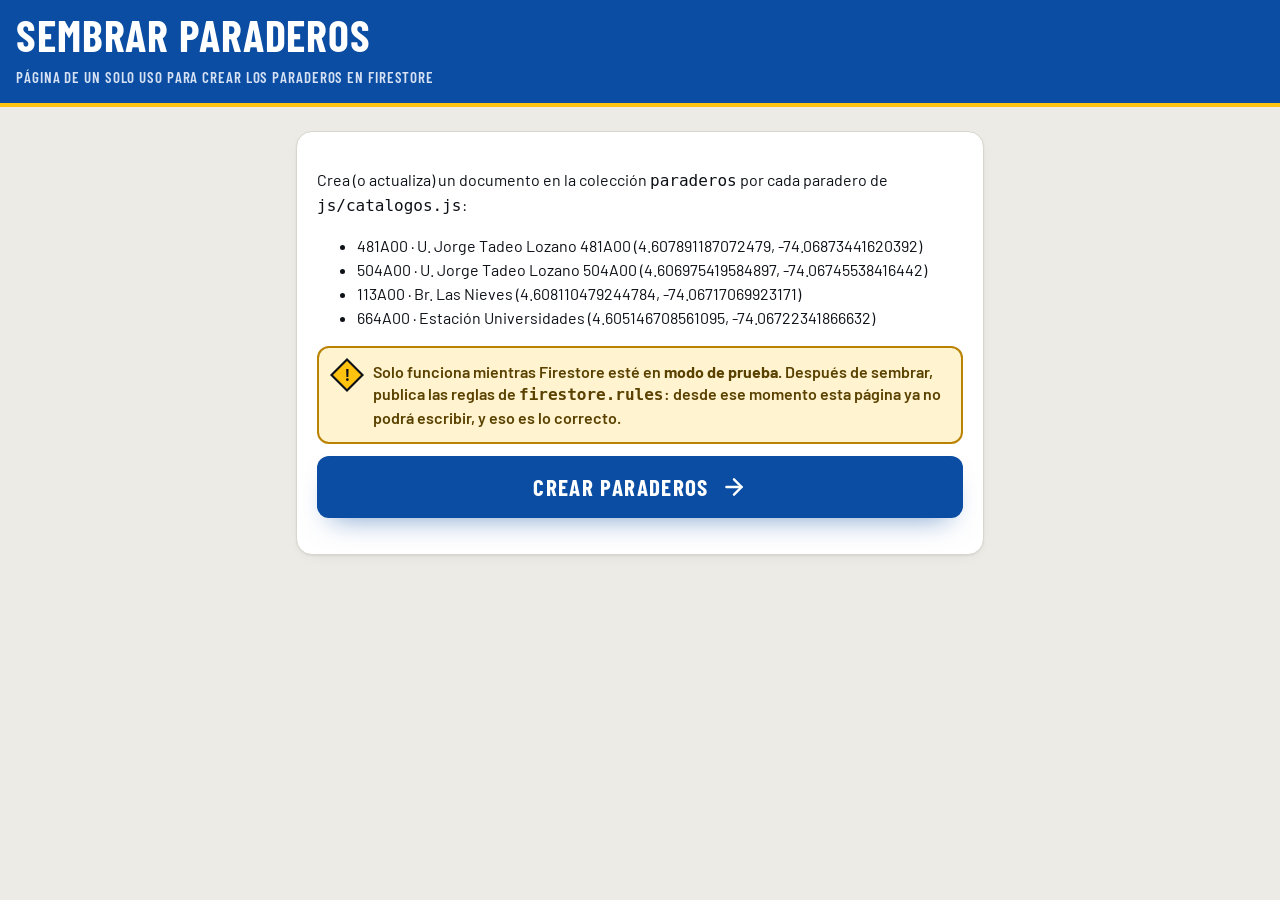
<file: sembrar.html>
<!DOCTYPE html>
<html lang="es">
<head>
  <meta charset="UTF-8">
  <meta name="viewport" content="width=device-width, initial-scale=1.0">
  <title>Sembrar paraderos · Paradero Seguro</title>
  <link rel="preconnect" href="https://fonts.googleapis.com">
  <link rel="preconnect" href="https://fonts.gstatic.com" crossorigin>
  <link rel="stylesheet" href="https://fonts.googleapis.com/css2?family=Barlow+Condensed:wght@600;700&family=Barlow:wght@400;600;700&display=swap">
  <link rel="stylesheet" href="css/estilos.css">
</head>
<body>
  <header class="encabezado">
    <h1>Sembrar paraderos</h1>
    <p class="subtitulo">Página de un solo uso para crear los paraderos en Firestore</p>
  </header>

  <main>
    <div class="tarjeta">
      <p>
        Crea (o actualiza) un documento en la colección <code>paraderos</code>
        por cada paradero de <code>js/catalogos.js</code>:
      </p>
      <ul id="lista"></ul>
      <p class="mensaje-error mensaje-aviso">
        Solo funciona mientras Firestore esté en <strong>modo de prueba</strong>.
        Después de sembrar, publica las reglas de <code>firestore.rules</code>:
        desde ese momento esta página ya no podrá escribir, y eso es lo correcto.
      </p>
      <button id="boton-sembrar" class="boton-principal">Crear paraderos</button>
      <pre id="registro"></pre>
    </div>
  </main>

  <script type="module">
    import { PARADEROS_SEMILLA } from "./js/catalogos.js";

    const registro = document.getElementById("registro");
    const anotar = (texto) => (registro.textContent += texto + "\n");

    // Mostramos qué se va a crear antes de hacerlo
    for (const p of PARADEROS_SEMILLA) {
      const li = document.createElement("li");
      li.textContent = `${p.codigo} · ${p.nombre} (${p.lat}, ${p.lng})`;
      document.getElementById("lista").appendChild(li);
    }

    document.getElementById("boton-sembrar").addEventListener("click", async () => {
      const boton = document.getElementById("boton-sembrar");
      boton.disabled = true;
      registro.textContent = "";
      try {
        // Importamos aquí (y no arriba) para que, si falla la conexión
        // con Firebase, el error se vea en pantalla.
        const { motor } = await import("./js/datos.js");
        let errores = 0;
        for (const p of PARADEROS_SEMILLA) {
          try {
            await motor.guardarParadero(p);
            anotar(`✔ ${p.codigo} - ${p.nombre}`);
          } catch (e) {
            errores++;
            anotar(`✘ ${p.codigo}: ${e.message}`);
          }
        }
        anotar(errores === 0
          ? "Listo. Ahora publica las reglas (firestore.rules) y abre index.html."
          : "Hubo errores. Revisa que Firestore esté en modo de prueba.");
      } catch (e) {
        anotar(`✘ No se pudo conectar con Firebase: ${e.message}`);
      } finally {
        boton.disabled = false;
      }
    });
  </script>
</body>
</html>
</file>
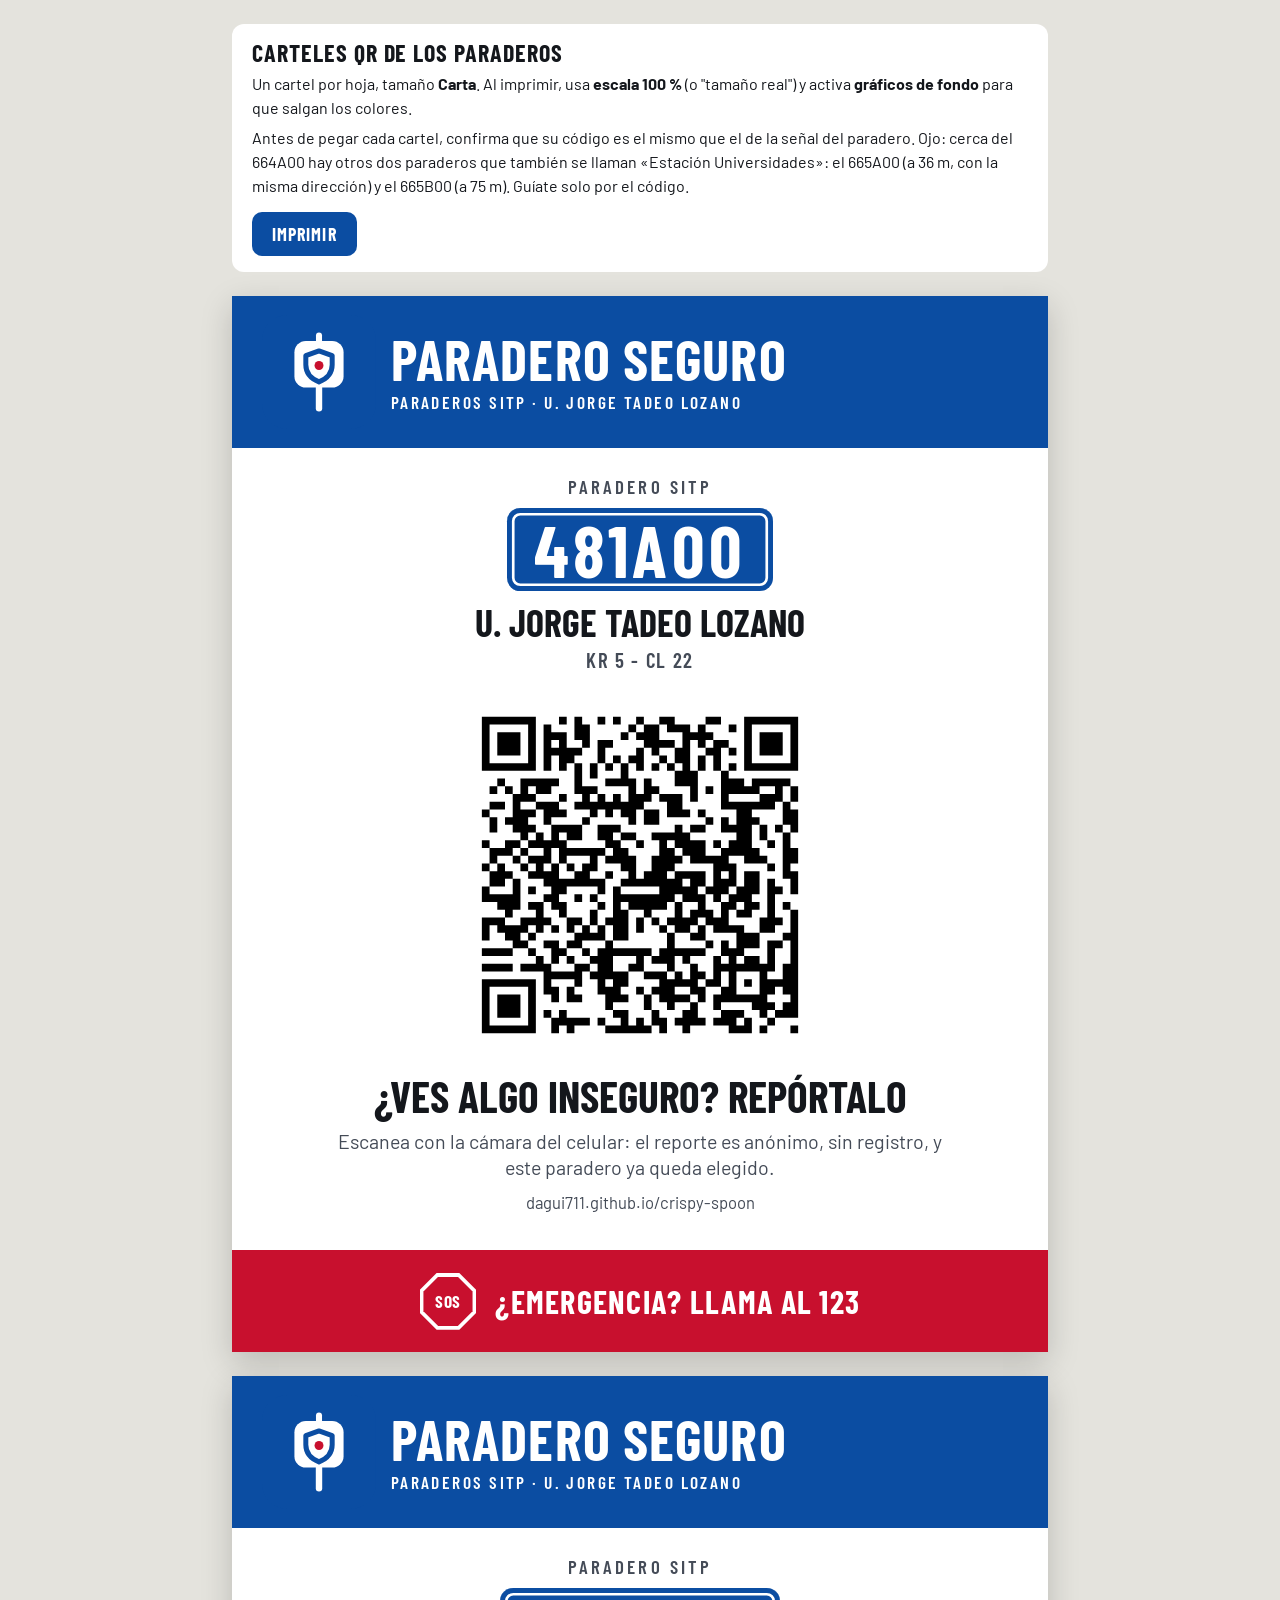
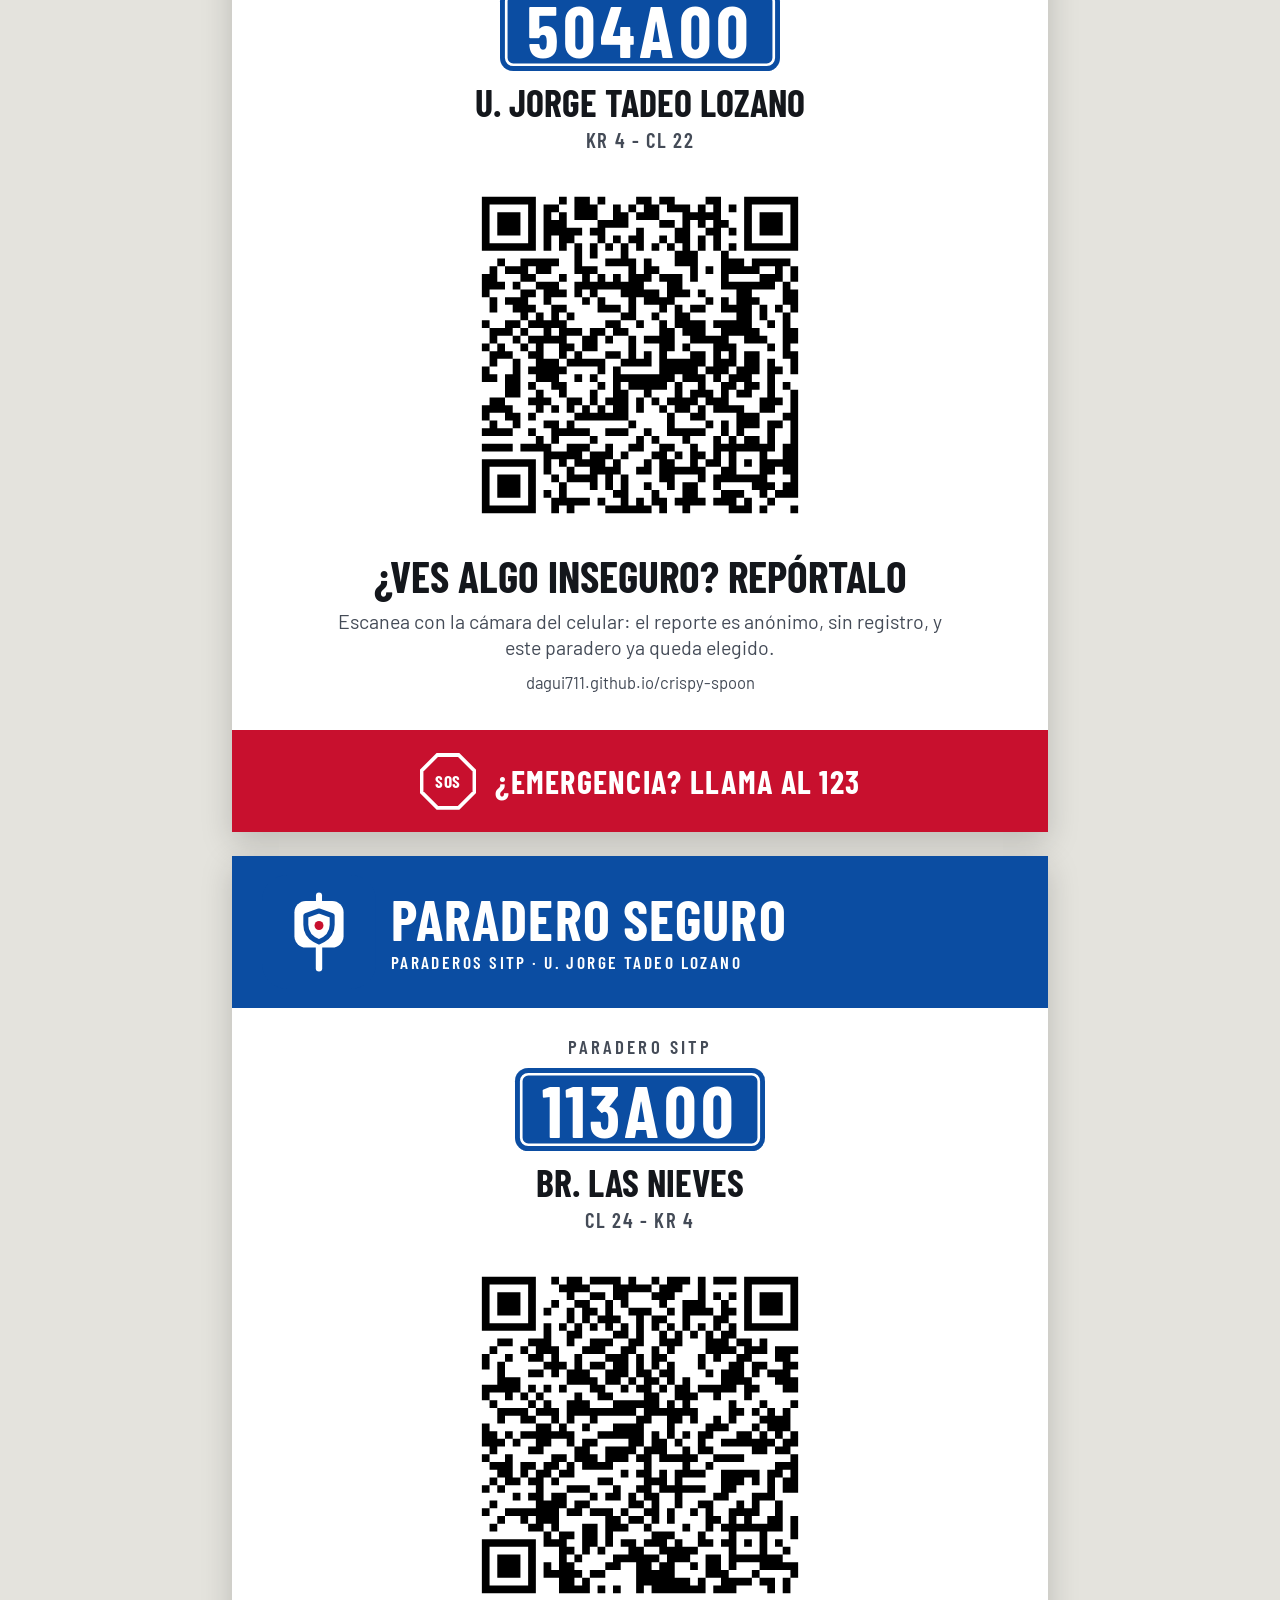
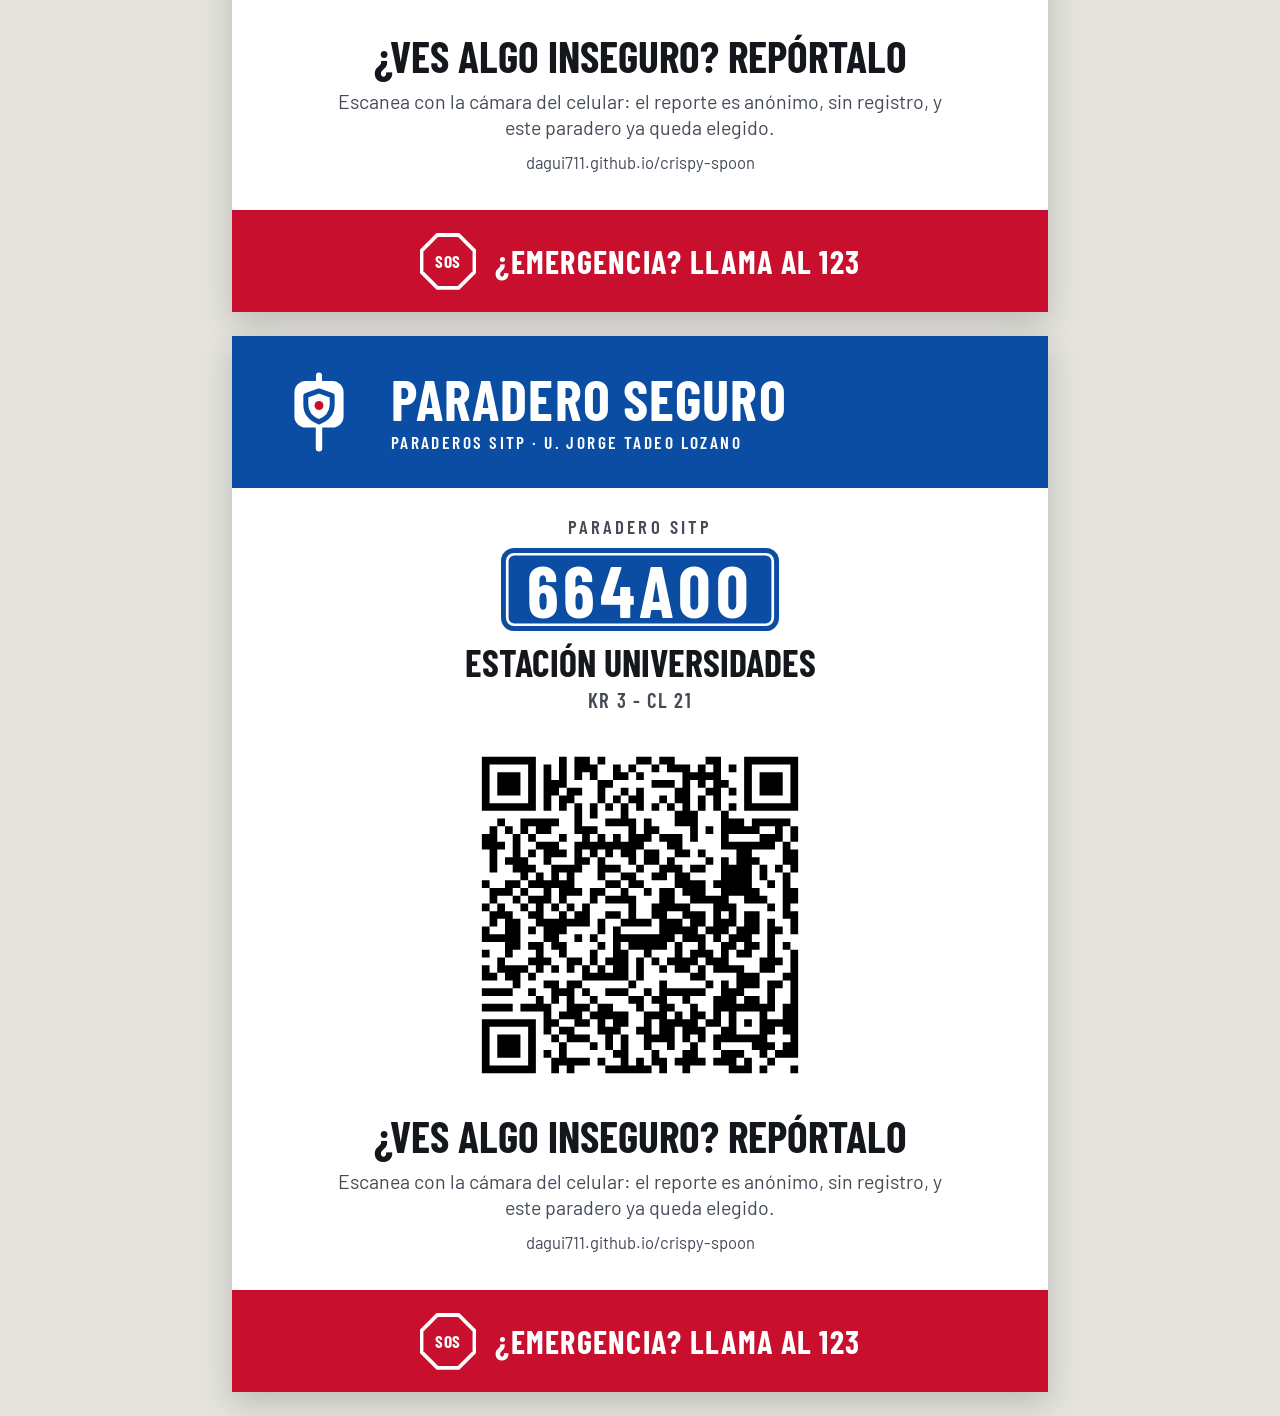
<file: qr/carteles.html>
<!DOCTYPE html>
<html lang="es-CO">
<head>
  <meta charset="UTF-8">
  <meta name="viewport" content="width=device-width, initial-scale=1">
  <title>Carteles QR · Paradero Seguro</title>
  <meta name="robots" content="noindex">
  <link rel="icon" href="../iconos/favicon.svg" type="image/svg+xml">
  <link rel="preconnect" href="https://fonts.googleapis.com">
  <link rel="preconnect" href="https://fonts.gstatic.com" crossorigin>
  <link rel="stylesheet" href="https://fonts.googleapis.com/css2?family=Barlow+Condensed:wght@600;700&family=Barlow:wght@400;600;700&display=swap">
  <style>
    /* Un cartel por hoja tamaño Carta. Los QR (qr/<codigo>.svg) los crea
       qr/generar_qr.py; aquí solo se arma el diseño alrededor. */
    @page { size: letter; margin: 0; }
    :root {
      --marca: #0B4DA2;      /* azul SITP, igual que la app */
      --sos: #C8102E;
      --tinta: #14171C;
      --tinta-2: #444B57;
      --senal: "Barlow Condensed", "Arial Narrow", sans-serif;
      --texto: "Barlow", system-ui, sans-serif;
    }
    * { box-sizing: border-box; }
    html, body { margin: 0; }
    body {
      background: #E4E3DD;
      color: var(--tinta);
      font-family: var(--texto);
      -webkit-print-color-adjust: exact;
      print-color-adjust: exact;
    }

    /* Indicaciones: solo en pantalla, no se imprimen */
    .indicaciones {
      max-width: 215.9mm;
      margin: 24px auto 0;
      padding: 16px 20px;
      border-radius: 12px;
      background: #fff;
      line-height: 1.5;
    }
    .indicaciones h1 { margin: 0 0 6px; font: 700 1.5rem/1.1 var(--senal); text-transform: uppercase; letter-spacing: 0.04em; }
    .indicaciones p { margin: 6px 0; }
    .indicaciones button {
      margin-top: 8px;
      min-height: 44px;
      padding: 8px 20px;
      border: 0;
      border-radius: 10px;
      background: var(--marca);
      color: #fff;
      font: 700 1.125rem var(--senal);
      letter-spacing: 0.06em;
      text-transform: uppercase;
      cursor: pointer;
    }

    .cartel {
      display: flex;
      flex-direction: column;
      width: 215.9mm;
      height: 279.4mm;
      margin: 24px auto;
      overflow: hidden;
      background: #fff;
      box-shadow: 0 10px 30px rgba(0, 0, 0, 0.18);
      break-after: page;
    }

    /* Cabecera azul con el logo, como la de la app */
    .banda {
      display: flex;
      align-items: center;
      gap: 6mm;
      padding: 9mm 14mm;
      background: var(--marca);
      color: #fff;
    }
    .banda img { width: 30mm; height: 30mm; flex: none; margin: -4mm -2mm -4mm -6mm; }
    .banda-nombre { font: 700 15mm/0.9 var(--senal); letter-spacing: 0.02em; text-transform: uppercase; }
    .banda-sub { margin-top: 2.5mm; font: 600 4.6mm/1 var(--senal); letter-spacing: 0.14em; text-transform: uppercase; }

    .cuerpo {
      display: flex;
      flex: 1;
      flex-direction: column;
      align-items: center;
      padding: 8mm 14mm 0;
      text-align: center;
    }
    .etiqueta { font: 600 5mm/1 var(--senal); letter-spacing: 0.16em; text-transform: uppercase; color: var(--tinta-2); }
    /* Placa del código, como en la app: azul con filete blanco interior */
    .codigo {
      margin-top: 3mm;
      padding: 1.5mm 7mm;
      border-radius: 3.5mm;
      background: var(--marca);
      box-shadow: inset 0 0 0 1.3mm var(--marca), inset 0 0 0 2mm #fff;
      color: #fff;
      font: 700 19mm/1 var(--senal);
      letter-spacing: 0.06em;
    }
    .nombre { margin-top: 3.5mm; font: 700 10mm/1 var(--senal); text-transform: uppercase; }
    .via { margin-top: 2mm; font: 600 5.5mm/1 var(--senal); letter-spacing: 0.08em; color: var(--tinta-2); }
    .via:empty { display: none; }
    .aviso-archivo { padding: 10px 12px; border-radius: 8px; background: #FDECEE; color: #8A0F22; font-weight: 600; }
    .qr { width: 100mm; height: 100mm; margin-top: 4mm; }
    .llamado { margin-top: 3mm; font: 700 11.5mm/1 var(--senal); text-transform: uppercase; }
    .llamado-sub { max-width: 165mm; margin: 2.5mm 0 0; font-size: 5.2mm; line-height: 1.35; color: var(--tinta-2); }
    .direccion { margin-top: 3mm; font-size: 4.4mm; color: var(--tinta-2); }

    /* Pie de emergencia con el octágono SOS de la app */
    .pie {
      display: flex;
      align-items: center;
      justify-content: center;
      gap: 5mm;
      margin-top: auto;
      padding: 6mm 14mm;
      background: var(--sos);
      color: #fff;
      font: 700 8.5mm/1 var(--senal);
      letter-spacing: 0.04em;
      text-transform: uppercase;
    }
    .octagono {
      display: grid;
      place-items: center;
      width: 15mm;
      height: 15mm;
      background: #fff;
      clip-path: polygon(30% 0, 70% 0, 100% 30%, 100% 70%, 70% 100%, 30% 100%, 0 70%, 0 30%);
    }
    .octagono span {
      display: grid;
      place-items: center;
      width: 13mm;
      height: 13mm;
      background: var(--sos);
      clip-path: polygon(30% 0, 70% 0, 100% 30%, 100% 70%, 70% 100%, 30% 100%, 0 70%, 0 30%);
      font-size: 4.6mm;
      letter-spacing: 0.02em;
    }

    @media print {
      body { background: #fff; }
      .indicaciones { display: none; }
      .cartel { margin: 0; box-shadow: none; }
    }
    @media screen and (max-width: 860px) {
      /* En el celular el cartel se ve completo, a escala */
      .cartel { zoom: 0.45; margin: 12px auto; }
      .indicaciones { margin: 16px; }
    }
    @media screen and (max-width: 380px) {
      .cartel { zoom: 0.4; }
    }
    @media screen and (max-width: 340px) {
      .cartel { zoom: 0.36; }
    }
  </style>
</head>
<body>
  <section class="indicaciones">
    <h1>Carteles QR de los paraderos</h1>
    <p>Un cartel por hoja, tamaño <strong>Carta</strong>. Al imprimir, usa <strong>escala 100 %</strong>
      (o "tamaño real") y activa <strong>gráficos de fondo</strong> para que salgan los colores.</p>
    <p>Antes de pegar cada cartel, confirma que su código es el mismo que el de la señal del paradero.
      Ojo: cerca del 664A00 hay otros dos paraderos que también se llaman «Estación Universidades»:
      el 665A00 (a 36 m, con la misma dirección) y el 665B00 (a 75 m). Guíate solo por el código.</p>
    <p class="aviso-archivo" id="aviso-archivo" hidden>Esta página no funciona abierta con doble clic:
      ábrela con el servidor local (ver README, «Cómo probarla en tu computador») o en
      https://dagui711.github.io/crispy-spoon/qr/carteles.html</p>
    <button type="button" id="imprimir">Imprimir</button>
  </section>

  <main id="carteles"></main>

  <script>
    // Abierta con doble clic (file://), el navegador bloquea los módulos de ../js/
    if (location.protocol === "file:") document.getElementById("aviso-archivo").hidden = false;
  </script>
  <script type="module">
    import { PARADEROS_SEMILLA } from "../js/catalogos.js";
    import { URL_PUBLICA } from "../js/config.js";

    // Dirección oficial de cada paradero (datos abiertos de paraderos zonales del
    // SITP, Transmilenio). Sirve para no confundir carteles al pegarlos: 481A00 y
    // 504A00 tienen el mismo nombre. Solo se usa en los carteles.
    const DIRECCION_OFICIAL = {
      "481A00": "KR 5 - CL 22",
      "504A00": "KR 4 - CL 22",
      "113A00": "CL 24 - KR 4",
      "664A00": "KR 3 - CL 21",
    };

    const contenedor = document.getElementById("carteles");
    const plantilla = (p) => `
      <article class="cartel" data-codigo="">
        <header class="banda">
          <img src="../iconos/icono.svg" alt="">
          <div>
            <div class="banda-nombre">Paradero Seguro</div>
            <div class="banda-sub">Paraderos SITP · U. Jorge Tadeo Lozano</div>
          </div>
        </header>
        <div class="cuerpo">
          <div class="etiqueta">Paradero SITP</div>
          <div class="codigo"></div>
          <div class="nombre"></div>
          <div class="via"></div>
          <img class="qr" alt="">
          <div class="llamado">¿Ves algo inseguro? Repórtalo</div>
          <p class="llamado-sub">Escanea con la cámara del celular: el reporte es anónimo, sin registro,
            y este paradero ya queda elegido.</p>
          <div class="direccion"></div>
        </div>
        <footer class="pie"><span class="octagono" aria-hidden="true"><span>SOS</span></span>¿Emergencia? Llama al 123</footer>
      </article>`;

    for (const p of PARADEROS_SEMILLA) {
      contenedor.insertAdjacentHTML("beforeend", plantilla(p));
      const cartel = contenedor.lastElementChild;
      cartel.dataset.codigo = p.codigo;
      cartel.querySelector(".codigo").textContent = p.codigo;
      cartel.querySelector(".nombre").textContent = p.nombre.replace(p.codigo, "").trim() || p.nombre;
      cartel.querySelector(".via").textContent = DIRECCION_OFICIAL[p.codigo] ?? "";
      const qr = cartel.querySelector(".qr");
      qr.src = `${p.codigo}.svg`;
      qr.alt = `Código QR del paradero ${p.codigo}`;
      // La dirección, por si alguien no puede escanear
      cartel.querySelector(".direccion").textContent =
        URL_PUBLICA.replace(/^https?:\/\//, "").replace(/\/$/, "");
    }
    document.getElementById("imprimir").addEventListener("click", () => print());
  </script>
</body>
</html>
</file>
<file: css/estilos.css>
/* ============================================================
   Estilos de Paradero Seguro · "Señal de paradero"
   ------------------------------------------------------------
   La interfaz habla el idioma de la señalética de transporte de
   Bogotá: placas con filete interior, tipografía condensada,
   códigos de paradero como placas, pasos dibujados como paradas
   de una ruta y un botón SOS con forma de señal de PARE.

   De día: azul SITP sobre gris concreto, con filete ámbar.
   De noche: negro con un leve tinte azul marino y el MISMO azul
   SITP, más luminoso para que se lea sobre negro. Así la app
   conserva su personalidad de día y de noche.

   Los amarillos que quedan de noche son SEMÁNTICOS (significan
   algo): "Alumbrado apagado", nivel 1–2 del mapa, avisos de espera,
   "Puede estar desactualizado" y las franjas de precaución.

   Las variables (--algo) guardan colores y medidas para
   reutilizarlos. El modo noche SOLO cambia variables: el resto
   del archivo es igual para los dos modos.
   ============================================================ */

:root {
  /* ---------- Tipografía (5 archivos: Barlow Condensed 600/700, Barlow 400/600/700) ---------- */
  --fuente-senal: "Barlow Condensed", "Roboto Condensed", "Arial Narrow", system-ui, sans-serif;
  --fuente-texto: "Barlow", system-ui, -apple-system, "Segoe UI", Roboto, sans-serif;

  /* ---------- Medidas ---------- */
  --radio-boton: 12px;
  --radio-tarjeta: 16px;
  --alto-barra: 74px;            /* barra de pestañas (celular), el SOS va adentro */
  /* Alto que ocupa la zona de envío cuando se queda pegada abajo (celular):
     solo botón + nota, o con un mensaje encima. El scroll deja ese espacio
     libre para que nada enfocado o elegido quede tapado. */
  --alto-envio: 140px;
  --alto-envio-mensaje: 240px;
  --octogono: polygon(29.3% 0, 70.7% 0, 100% 29.3%, 100% 70.7%, 70.7% 100%, 29.3% 100%, 0 70.7%, 0 29.3%);

  /* ---------- Íconos para CSS (Lucide, ISC), usados como máscara ---------- */
  --m-arrow-right: url("data:image/svg+xml,%3Csvg xmlns='http://www.w3.org/2000/svg' viewBox='0 0 24 24' fill='none' stroke='black' stroke-width='2.25' stroke-linecap='round' stroke-linejoin='round'%3E%3Cpath d='M5 12h14'/%3E%3Cpath d='m12 5 7 7-7 7'/%3E%3C/svg%3E");
  --m-eye: url("data:image/svg+xml,%3Csvg xmlns='http://www.w3.org/2000/svg' viewBox='0 0 24 24' fill='none' stroke='black' stroke-width='2.25' stroke-linecap='round' stroke-linejoin='round'%3E%3Cpath d='M2.062 12.348a1 1 0 0 1 0-.696 10.75 10.75 0 0 1 19.876 0 1 1 0 0 1 0 .696 10.75 10.75 0 0 1-19.876 0'/%3E%3Ccircle cx='12' cy='12' r='3'/%3E%3C/svg%3E");
  --m-circle-check: url("data:image/svg+xml,%3Csvg xmlns='http://www.w3.org/2000/svg' viewBox='0 0 24 24' fill='none' stroke='black' stroke-width='2.25' stroke-linecap='round' stroke-linejoin='round'%3E%3Ccircle cx='12' cy='12' r='10'/%3E%3Cpath d='m9 12 2 2 4-4'/%3E%3C/svg%3E");
  --m-check: url("data:image/svg+xml,%3Csvg xmlns='http://www.w3.org/2000/svg' viewBox='0 0 24 24' fill='none' stroke='black' stroke-width='3' stroke-linecap='round' stroke-linejoin='round'%3E%3Cpath d='M20 6 9 17l-5-5'/%3E%3C/svg%3E");
  --m-chevron-down: url("data:image/svg+xml,%3Csvg xmlns='http://www.w3.org/2000/svg' viewBox='0 0 24 24' fill='none' stroke='black' stroke-width='2.25' stroke-linecap='round' stroke-linejoin='round'%3E%3Cpath d='m6 9 6 6 6-6'/%3E%3C/svg%3E");
  --m-timer: url("data:image/svg+xml,%3Csvg xmlns='http://www.w3.org/2000/svg' viewBox='0 0 24 24' fill='none' stroke='black' stroke-width='2.25' stroke-linecap='round' stroke-linejoin='round'%3E%3Cline x1='10' x2='14' y1='2' y2='2'/%3E%3Cline x1='12' x2='15' y1='14' y2='11'/%3E%3Ccircle cx='12' cy='14' r='8'/%3E%3C/svg%3E");

  /* ======================= DÍA ======================= */
  --fondo: #ECEBE5;              /* gris concreto */
  --superficie: #FFFFFF;         /* tarjetas */
  --superficie-2: #F5F4EF;       /* zonas internas */
  --campo: #FFFFFF;              /* fondo de campos y botones claros */
  --tinta: #0D1117;              /* texto principal */
  --tinta-2: #39414D;            /* texto secundario */
  --tinta-3: #545C69;            /* texto terciario */
  --linea: #D8D6CE;              /* bordes decorativos (divisiones internas) */
  --linea-tarjeta: #D8D6CE;      /* contorno de tarjetas */
  --linea-campo: #767C87;        /* bordes de campos (≥ 3:1) */
  --borde-control: #A9ADB5;      /* filas de categoría y selector de vista (el circulito sí es ≥ 3:1) */
  --sombra: 0 1px 2px rgba(13, 17, 23, 0.06), 0 4px 16px -8px rgba(13, 17, 23, 0.12);
  --sombra-flotante: 0 10px 30px -8px rgba(13, 17, 23, 0.35);
  --sombra-barra: 0 -10px 30px -12px rgba(13, 17, 23, 0.18);

  --marca: #0B4DA2;              /* azul SITP */
  --marca-hover: #083C80;
  --marca-tinta: #0B4DA2;        /* la marca usada como texto */
  --marca-suave: #E4ECF8;
  --sobre-marca: #FFFFFF;
  --marca-sombra: rgba(11, 77, 162, 0.55);
  --foco: #0D1117;               /* anillo de foco: exclusivo, nunca el rojo del SOS */
  --color-tema: #0B4DA2;         /* barra del navegador (meta theme-color) */

  /* Logo del equipo: señal de paradero con escudo calado */
  --logo-placa: #FFFFFF;
  --logo-escudo: #0B4DA2;
  --logo-punto: #C8102E;

  /* Placas con el código del paradero */
  --placa-fondo: #0B4DA2;
  --placa-tinta: #FFFFFF;
  --placa-filete: rgba(255, 255, 255, 0.8);

  /* Encabezado / tótem */
  --cabecera-fondo: #0B4DA2;
  --cabecera-tinta: #FFFFFF;
  --cabecera-tinta-2: #D6E2F4;
  --cabecera-control: rgba(255, 255, 255, 0.14);
  --cabecera-control-hover: rgba(255, 255, 255, 0.24);
  --cabecera-filete: #FFC20E;
  --cabecera-foco: #FFFFFF;
  --totem-activo-fondo: #FFFFFF;
  --totem-activo-tinta: #0B4DA2;
  --totem-borde: #0B4DA2;
  --aviso-modo-fondo: rgba(0, 0, 0, 0.24);
  --aviso-modo-tinta: #FFFFFF;

  /* Barra de pestañas (celular) */
  --barra-fondo: #FFFFFF;

  /* Tableros tipo pantalla de estación (LED) */
  --tablero: #0D1117;
  --tablero-tinta: #FFC20E;
  --tablero-texto: #FFFFFF;
  --tablero-texto-2: #E3E5E8;
  --tablero-borde: transparent;
  --tablero-trama: rgba(255, 255, 255, 0.07);
  --tablero-brillo: rgba(255, 194, 14, 0.22);
  --tablero-chip: rgba(255, 255, 255, 0.1);
  --tablero-linea: rgba(255, 255, 255, 0.14);

  /* Precaución (semántico: igual en los dos modos) */
  --precaucion: #FFC20E;
  --sobre-precaucion: #0D1117;

  /* Estados */
  --error-fondo: #FDEDEF;        /* error que bloquea: rojo */
  --error-tinta: #7A0B1C;
  --error-borde: #C8102E;
  --error-placa: #C8102E;
  --sobre-error-placa: #FFFFFF;
  --ok: #166B3A;      --ok-fondo: #E2F2E7;   --ok-placa: #1E8A4C;
  --aviso: #5A4100;   --aviso-fondo: #FFF4CF; --aviso-borde: #B98200;   /* espera / aviso: ámbar */
  --neutro: #3F4652;  --neutro-fondo: #ECEBE5;
  --whatsapp: #0E7A3D; --sobre-whatsapp: #FFFFFF; --whatsapp-icono: #0E7A3D;
  --sos: #C8102E;
  --sobre-sos: #FFFFFF;
  --sos-sombra: rgba(200, 16, 46, 0.4);
  --morado-tinta: #6A2BB8;       /* línea 155 */
  --velo: rgba(5, 8, 12, 0.72);  /* detrás de la hoja SOS */
  --sombra-hoja: 0 -16px 48px rgba(0, 0, 0, 0.4);

  /* Categorías: cada una con su color de "placa de ruta" */
  --cat-hurto: #C8102E;       --sobre-cat-hurto: #FFFFFF;
  --cat-alumbrado: #FFC20E;   --sobre-cat-alumbrado: #0D1117;
  --cat-zona_oscura: #4B2FA8; --sobre-cat-zona_oscura: #FFFFFF;
  --cat-acoso: #B4166F;       --sobre-cat-acoso: #FFFFFF;
  --cat-otro: #4F5866;        --sobre-cat-otro: #FFFFFF;

  /* Colores del mapa según cantidad de reportes (siempre con número) */
  --nivel-0: #1E8A4C;  --sobre-nivel-0: #FFFFFF;
  --nivel-1: #F5C000;  --sobre-nivel-1: #0D1117;
  --nivel-2: #F07A12;  --sobre-nivel-2: #0D1117;
  --nivel-3: #D0202E;  --sobre-nivel-3: #FFFFFF;
  --mapa-fondo: #E8E7E2;
  --filtro-mapa: grayscale(0.9) contrast(0.88) brightness(1.06);
  --marcador-placa: #0D1117;
  --marcador-tinta: #FFFFFF;
  --marcador-filete: #FFFFFF;
  --marcador-sombra: rgba(0, 0, 0, 0.35);
  --cai-fondo: #0D1117;
  --cai-tinta: #FFFFFF;
  --cai-filete: #FFFFFF;
  /* Mapa de calor: de ámbar (pocos) a rojo (muchos) */
  --calor-1: #FFD84D;
  --calor-2: #FFB000;
  --calor-3: #F06414;
  --calor-4: #D0202E;

  /* Gráficos del resumen: una sola serie = un solo tono */
  --barra: #0B4DA2;
  --barra-suave: #4A73B8;        /* ≥ 3:1 sobre la tarjeta y sobre la banda de noche */
  --pista: #EAE9E3;
  --eje: #B9B8B0;
  --banda-noche: #E3E7EF;

  color-scheme: light;
}

/* ======================= NOCHE =======================
   Negro con un leve tinte azul marino y el azul SITP encendido:
   relleno azul brillante con texto blanco (≥ 4.5:1) y azul claro
   para texto e íconos sobre negro (≥ 7:1). Se activa con el botón
   de la luna, o solo si el celular está en modo oscuro.
   ⚠️ Los dos bloques de abajo deben ser IGUALES. */
:root[data-tema="noche"] {
  --fondo: #04070D;
  --superficie: #111A29;
  --superficie-2: #1A2539;
  --campo: #0A101A;
  --tinta: #FFFFFF;
  --tinta-2: #DCE3EE;
  --tinta-3: #B4C0D2;
  --linea: #2A3850;
  --linea-tarjeta: #45567A;
  --linea-campo: #6F7E96;
  --borde-control: #5D6B82;
  --sombra: none;
  --sombra-flotante: 0 10px 30px -6px rgba(0, 0, 0, 0.9);
  --sombra-barra: 0 -10px 30px -12px rgba(0, 0, 0, 0.9);
  --marca: #1F66E0;
  --marca-hover: #2A6EE6;
  --marca-tinta: #8DBCFF;
  --marca-suave: #0B1D3D;
  --sobre-marca: #FFFFFF;
  --marca-sombra: rgba(31, 102, 224, 0.5);
  --foco: #A9CFFF;
  --color-tema: #000000;
  --logo-placa: #3D85FF;
  --logo-escudo: #000000;
  --logo-punto: #000000;
  --placa-fondo: #1F66E0;
  --placa-tinta: #FFFFFF;
  --placa-filete: rgba(255, 255, 255, 0.85);
  --cabecera-fondo: #000000;
  --cabecera-tinta: #FFFFFF;
  --cabecera-tinta-2: #C9D3E2;
  --cabecera-control: #111A29;
  --cabecera-control-hover: #1C2940;
  --cabecera-filete: #1F66E0;
  --cabecera-foco: #A9CFFF;
  --totem-activo-fondo: #1F66E0;
  --totem-activo-tinta: #FFFFFF;
  --totem-borde: #1C2940;
  --aviso-modo-fondo: #111A29;
  --aviso-modo-tinta: #FFFFFF;
  --barra-fondo: #070B12;
  --tablero: #000000;
  --tablero-tinta: #8DBCFF;
  --tablero-texto: #FFFFFF;
  --tablero-texto-2: #DCE3EE;
  --tablero-borde: #2A3850;
  --tablero-trama: rgba(141, 188, 255, 0.08);
  --tablero-brillo: rgba(141, 188, 255, 0.25);
  --tablero-chip: rgba(141, 188, 255, 0.12);
  --tablero-linea: rgba(141, 188, 255, 0.18);
  --precaucion: #FFC400;
  --sobre-precaucion: #000000;
  --error-fondo: #2B0A12;
  --error-tinta: #FFD2D7;
  --error-borde: #F0525E;
  --error-placa: #D42531;
  --sobre-error-placa: #FFFFFF;
  --ok: #63E296;      --ok-fondo: #07301A;   --ok-placa: #2FBF6A;
  --aviso: #FFD54A;   --aviso-fondo: #241B00; --aviso-borde: #FFC400;
  --neutro: #DCE3EE;  --neutro-fondo: #1A2539;
  --whatsapp: #25D366; --sobre-whatsapp: #000000; --whatsapp-icono: #25D366;
  --sos: #D42531;
  --sobre-sos: #FFFFFF;
  --sos-sombra: rgba(212, 37, 49, 0.45);
  --morado-tinta: #C3A6FF;
  --velo: rgba(0, 0, 0, 0.78);
  --sombra-hoja: 0 -16px 48px rgba(0, 0, 0, 0.8);
  --cat-hurto: #E0303B;       --sobre-cat-hurto: #FFFFFF;
  --cat-alumbrado: #FFC400;   --sobre-cat-alumbrado: #000000;
  --cat-zona_oscura: #7259F0; --sobre-cat-zona_oscura: #FFFFFF;
  --cat-acoso: #D63A93;       --sobre-cat-acoso: #FFFFFF;
  --cat-otro: #677080;        --sobre-cat-otro: #FFFFFF;
  --nivel-0: #2FBF6A;  --sobre-nivel-0: #000000;
  --nivel-1: #FFD000;  --sobre-nivel-1: #000000;
  --nivel-2: #FF8A1F;  --sobre-nivel-2: #000000;
  --nivel-3: #E3262F;  --sobre-nivel-3: #FFFFFF;
  --mapa-fondo: #0A0F18;
  --filtro-mapa: invert(1) grayscale(1) brightness(0.72) contrast(1.2) sepia(0.6) hue-rotate(180deg) saturate(2);
  --marcador-placa: #000000;
  --marcador-tinta: #FFFFFF;
  --marcador-filete: #FFFFFF;
  --marcador-sombra: rgba(0, 0, 0, 0.6);
  --cai-fondo: #000000;
  --cai-tinta: #FFFFFF;
  --cai-filete: #FFFFFF;
  --calor-1: #FFE066;
  --calor-2: #FFB61A;
  --calor-3: #FF7A1F;
  --calor-4: #FF3340;
  --barra: #8DBCFF;
  --barra-suave: #5A8EE6;
  --pista: #1E2A3E;
  --eje: #4E5B70;
  --banda-noche: #1C2943;
  color-scheme: dark;
}
@media (prefers-color-scheme: dark) {
  :root:not([data-tema="claro"]) {
    --fondo: #04070D;
    --superficie: #111A29;
    --superficie-2: #1A2539;
    --campo: #0A101A;
    --tinta: #FFFFFF;
    --tinta-2: #DCE3EE;
    --tinta-3: #B4C0D2;
    --linea: #2A3850;
    --linea-tarjeta: #45567A;
    --linea-campo: #6F7E96;
    --borde-control: #5D6B82;
    --sombra: none;
    --sombra-flotante: 0 10px 30px -6px rgba(0, 0, 0, 0.9);
    --sombra-barra: 0 -10px 30px -12px rgba(0, 0, 0, 0.9);
    --marca: #1F66E0;
    --marca-hover: #2A6EE6;
    --marca-tinta: #8DBCFF;
    --marca-suave: #0B1D3D;
    --sobre-marca: #FFFFFF;
    --marca-sombra: rgba(31, 102, 224, 0.5);
    --foco: #A9CFFF;
    --color-tema: #000000;
    --logo-placa: #3D85FF;
    --logo-escudo: #000000;
    --logo-punto: #000000;
    --placa-fondo: #1F66E0;
    --placa-tinta: #FFFFFF;
    --placa-filete: rgba(255, 255, 255, 0.85);
    --cabecera-fondo: #000000;
    --cabecera-tinta: #FFFFFF;
    --cabecera-tinta-2: #C9D3E2;
    --cabecera-control: #111A29;
    --cabecera-control-hover: #1C2940;
    --cabecera-filete: #1F66E0;
    --cabecera-foco: #A9CFFF;
    --totem-activo-fondo: #1F66E0;
    --totem-activo-tinta: #FFFFFF;
    --totem-borde: #1C2940;
    --aviso-modo-fondo: #111A29;
    --aviso-modo-tinta: #FFFFFF;
    --barra-fondo: #070B12;
    --tablero: #000000;
    --tablero-tinta: #8DBCFF;
    --tablero-texto: #FFFFFF;
    --tablero-texto-2: #DCE3EE;
    --tablero-borde: #2A3850;
    --tablero-trama: rgba(141, 188, 255, 0.08);
    --tablero-brillo: rgba(141, 188, 255, 0.25);
    --tablero-chip: rgba(141, 188, 255, 0.12);
    --tablero-linea: rgba(141, 188, 255, 0.18);
    --precaucion: #FFC400;
    --sobre-precaucion: #000000;
    --error-fondo: #2B0A12;
    --error-tinta: #FFD2D7;
    --error-borde: #F0525E;
    --error-placa: #D42531;
    --sobre-error-placa: #FFFFFF;
    --ok: #63E296;      --ok-fondo: #07301A;   --ok-placa: #2FBF6A;
    --aviso: #FFD54A;   --aviso-fondo: #241B00; --aviso-borde: #FFC400;
    --neutro: #DCE3EE;  --neutro-fondo: #1A2539;
    --whatsapp: #25D366; --sobre-whatsapp: #000000; --whatsapp-icono: #25D366;
    --sos: #D42531;
    --sobre-sos: #FFFFFF;
    --sos-sombra: rgba(212, 37, 49, 0.45);
    --morado-tinta: #C3A6FF;
    --velo: rgba(0, 0, 0, 0.78);
    --sombra-hoja: 0 -16px 48px rgba(0, 0, 0, 0.8);
    --cat-hurto: #E0303B;       --sobre-cat-hurto: #FFFFFF;
    --cat-alumbrado: #FFC400;   --sobre-cat-alumbrado: #000000;
    --cat-zona_oscura: #7259F0; --sobre-cat-zona_oscura: #FFFFFF;
    --cat-acoso: #D63A93;       --sobre-cat-acoso: #FFFFFF;
    --cat-otro: #677080;        --sobre-cat-otro: #FFFFFF;
    --nivel-0: #2FBF6A;  --sobre-nivel-0: #000000;
    --nivel-1: #FFD000;  --sobre-nivel-1: #000000;
    --nivel-2: #FF8A1F;  --sobre-nivel-2: #000000;
    --nivel-3: #E3262F;  --sobre-nivel-3: #FFFFFF;
    --mapa-fondo: #0A0F18;
    --filtro-mapa: invert(1) grayscale(1) brightness(0.72) contrast(1.2) sepia(0.6) hue-rotate(180deg) saturate(2);
    --marcador-placa: #000000;
    --marcador-tinta: #FFFFFF;
    --marcador-filete: #FFFFFF;
    --marcador-sombra: rgba(0, 0, 0, 0.6);
    --cai-fondo: #000000;
    --cai-tinta: #FFFFFF;
    --cai-filete: #FFFFFF;
    --calor-1: #FFE066;
    --calor-2: #FFB61A;
    --calor-3: #FF7A1F;
    --calor-4: #FF3340;
    --barra: #8DBCFF;
    --barra-suave: #5A8EE6;
    --pista: #1E2A3E;
    --eje: #4E5B70;
    --banda-noche: #1C2943;
    color-scheme: dark;
  }
}

/* ============================================================
   Base
   ============================================================ */
*, *::before, *::after { box-sizing: border-box; }

/* "hidden" siempre gana, aunque el elemento tenga display: flex o block */
[hidden] { display: none !important; }

html { -webkit-text-size-adjust: 100%; }

body {
  margin: 0;
  font-family: var(--fuente-texto);
  font-size: 1rem;
  line-height: 1.5;
  background: var(--fondo);
  color: var(--tinta);
  -webkit-font-smoothing: antialiased;
  -moz-osx-font-smoothing: grayscale;
}
/* Espacio para que la barra de pestañas (con el SOS adentro) no tape contenido */
body.app { padding-bottom: calc(var(--alto-barra) + 20px + env(safe-area-inset-bottom)); }
/* Lo mismo al moverse con Tab o al llevar algo a la vista: el navegador
   deja libre el alto de la barra fija (en computador no hay barra abajo) */
@media (max-width: 1023px) {
  html { scroll-padding-bottom: calc(var(--alto-barra) + env(safe-area-inset-bottom) + 16px); }
}

a { color: var(--marca-tinta); }
button, select, textarea, input { font: inherit; color: inherit; }
:focus-visible { outline: 3px solid var(--foco); outline-offset: 3px; }

h1, h2, h3 {
  margin: 0;
  font-family: var(--fuente-senal);
  font-weight: 700;
  line-height: 1;
  letter-spacing: 0.01em;
}
h2 { font-size: 2.125rem; text-transform: uppercase; }

/* Sprite de íconos: existe pero no ocupa espacio */
.sprite { position: absolute; width: 0; height: 0; overflow: hidden; }
.ico {
  width: 1.25em;
  height: 1.25em;
  flex: none;
  fill: none;
  stroke: currentColor;
  stroke-width: 2;
  stroke-linecap: round;
  stroke-linejoin: round;
}

/* Texto solo para lectores de pantalla */
.solo-lector, .tema-texto, .sos-detalle {
  position: absolute !important;
  width: 1px; height: 1px;
  margin: -1px; padding: 0;
  overflow: hidden;
  clip: rect(0 0 0 0);
  white-space: nowrap;
  border: 0;
}

.nota { color: var(--tinta-2); font-size: 0.875rem; font-weight: 400; }

/* ============================================================
   Encabezado (la parte de arriba de la "señal")
   ============================================================ */
.encabezado {
  background: var(--cabecera-fondo);
  color: var(--cabecera-tinta);
  padding: 16px;
  border-bottom: 4px solid var(--cabecera-filete);
}
.encabezado h1 { font-size: 1.75rem; text-transform: uppercase; letter-spacing: 0.02em; }
.subtitulo {
  margin: 6px 0 0;
  font-family: var(--fuente-senal);
  font-weight: 600;
  font-size: 0.875rem;
  letter-spacing: 0.06em;
  text-transform: uppercase;
  color: var(--cabecera-tinta-2);
}
.encabezado :focus-visible { outline-color: var(--cabecera-foco); }

.app .encabezado {
  display: grid;
  grid-template-columns: minmax(0, 1fr) auto;
  align-items: center;
  gap: 12px;
  padding-top: calc(14px + env(safe-area-inset-top));
}
.marca { display: flex; align-items: center; gap: 12px; min-width: 0; }

/* Logo del equipo: señal de paradero (placa sobre poste) con escudo calado.
   Sus colores salen de --logo-placa, --logo-escudo y --logo-punto. */
.logo {
  flex: none;
  display: block;
  width: 30px;
  height: 46px;
  margin: 0 2px 0 0;
}

.boton-tema {
  display: inline-flex;
  align-items: center;
  justify-content: center;
  gap: 10px;
  width: 44px;
  height: 44px;
  padding: 0;
  border: 0;
  border-radius: var(--radio-boton);
  background: var(--cabecera-control);
  color: var(--cabecera-tinta);
  cursor: pointer;
}
.boton-tema:hover { background: var(--cabecera-control-hover); }
.boton-tema .ico { width: 22px; height: 22px; }

/* Aviso de modo demo: franja con rayas de "en obra" */
.aviso-modo {
  grid-column: 1 / -1;
  display: flex;
  align-items: center;
  gap: 10px;
  margin: 2px 0 0;
  padding: 8px 12px 8px 8px;
  border-radius: 8px;
  background: var(--aviso-modo-fondo);
  color: var(--aviso-modo-tinta);
  font-size: 0.8125rem;
  font-weight: 600;
  line-height: 1.35;
}
.aviso-modo::before {
  content: "";
  flex: none;
  align-self: stretch;
  width: 12px;
  min-height: 20px;
  border-radius: 3px;
  background: repeating-linear-gradient(-45deg, var(--precaucion) 0 5px, var(--sobre-precaucion) 5px 10px);
}

/* ============================================================
   Pestañas: en celular, una barra fija abajo (a mano del pulgar)
   ============================================================ */
.pestanas {
  position: fixed;
  left: 0;
  right: 0;
  bottom: 0;
  z-index: 1000; /* por encima del mapa */
  display: flex;
  gap: 2px;
  /* Mide exactamente --alto-barra (más la zona segura del celular): así la
     zona de envío pegada, el relleno del body y el scroll usan la misma medida */
  min-height: calc(var(--alto-barra) + env(safe-area-inset-bottom));
  /* a la derecha queda el hueco del SOS, que vive DENTRO de la barra */
  padding: 6px 76px calc(6px + env(safe-area-inset-bottom)) 4px;
  background: var(--barra-fondo);
  border-top: 1px solid var(--linea);
  box-shadow: var(--sombra-barra);
}
.pestana {
  flex: 1;
  min-width: 0;
  min-height: 56px;
  display: flex;
  flex-direction: column;
  align-items: center;
  justify-content: center;
  gap: 3px;
  padding: 4px 2px;
  border: 0;
  border-radius: var(--radio-boton);
  background: none;
  color: var(--tinta-2);
  font-family: var(--fuente-senal);
  font-weight: 700;
  font-size: 0.8125rem;
  letter-spacing: 0.05em;
  text-transform: uppercase;
  cursor: pointer;
}
.pestana-icono {
  display: grid;
  place-items: center;
  width: 48px;
  height: 30px;
  border-radius: 9px;
}
.pestana-icono .ico { width: 22px; height: 22px; }
.pestana:hover { color: var(--tinta); }
.pestana.activa { color: var(--tinta); }
.pestana.activa .pestana-icono { background: var(--marca); color: var(--sobre-marca); }

/* ============================================================
   Contenido
   ============================================================ */
main { max-width: 720px; margin: 0 auto; padding: 24px 16px 0; }
.seccion { display: none; }
.seccion.activa { display: block; }

.cabeza-seccion { margin-bottom: 18px; }
.cabeza-seccion .nota { margin: 10px 0 0; }
.sobretitulo {
  display: flex;
  align-items: center;
  gap: 8px;
  margin: 0 0 8px;
  font-family: var(--fuente-senal);
  font-weight: 700;
  font-size: 0.875rem;
  letter-spacing: 0.12em;
  text-transform: uppercase;
  color: var(--marca-tinta);
}
/* Rayita de ruta antes del sobretítulo */
.sobretitulo::before {
  content: "";
  width: 20px;
  height: 4px;
  border-radius: 2px;
  background: currentColor;
}

.tarjeta {
  background: var(--superficie);
  border: 1px solid var(--linea-tarjeta);
  border-radius: var(--radio-tarjeta);
  padding: 20px;
  box-shadow: var(--sombra);
}

/* ============================================================
   Formulario de reporte
   ============================================================ */
/* En celular el formulario va directo sobre el fondo (más ancho útil) */
.formulario { background: none; border: 0; padding: 0; box-shadow: none; }
/* Al llegar desde "Reportar aquí", el título del formulario no queda pegado al borde */
#form-reporte { scroll-margin-top: 16px; }

label, legend {
  display: block;
  margin: 0 0 12px;
  padding: 5px 0 0;
  font-family: var(--fuente-senal);
  font-weight: 700;
  font-size: 1.1875rem;
  line-height: 1.2;
  letter-spacing: 0.03em;
  text-transform: uppercase;
  color: var(--tinta);
}
label .nota {
  font-family: var(--fuente-texto);
  font-size: 0.875rem;
  letter-spacing: 0;
  text-transform: none;
  color: var(--tinta-3);
}
fieldset { border: 0; padding: 0; margin: 0; min-width: 0; }

/* --- Los pasos, dibujados como las paradas de una ruta --- */
.ruta { list-style: none; margin: 0; padding: 0; counter-reset: parada; }
.parada {
  position: relative;
  padding: 0 0 26px 46px;
  counter-increment: parada;
}
/* La línea de la ruta entre una parada y la siguiente */
.parada::before {
  content: "";
  position: absolute;
  left: 14px;
  top: 34px;
  bottom: 2px;
  width: 4px;
  border-radius: 2px;
  background: var(--linea);
}
.parada:last-child { padding-bottom: 10px; }
.parada:last-child::before { display: none; }
.parada-marca {
  position: absolute;
  left: 0;
  top: 0;
  display: grid;
  place-items: center;
  width: 32px;
  height: 32px;
  border-radius: 50%;
  border: 4px solid var(--marca);
  background: var(--fondo);
  color: var(--tinta);
  font-family: var(--fuente-senal);
  font-weight: 700;
  font-size: 1rem;
  line-height: 1;
}
.parada-marca::before { content: counter(parada); }
/* Parada "cumplida": se llena y muestra un chulo; la ruta se pinta */
.parada:has(#campo-paradero:valid) .parada-marca,
.parada:has(.categoria.seleccionada) .parada-marca,
.parada:has(#campo-descripcion:not(:placeholder-shown)) .parada-marca {
  background: var(--marca);
}
.parada:has(#campo-paradero:valid) .parada-marca::before,
.parada:has(.categoria.seleccionada) .parada-marca::before,
.parada:has(#campo-descripcion:not(:placeholder-shown)) .parada-marca::before {
  content: "";
  width: 14px;
  height: 14px;
  background: var(--sobre-marca);
  -webkit-mask: var(--m-check) center / contain no-repeat;
  mask: var(--m-check) center / contain no-repeat;
}
.parada:has(#campo-paradero:valid)::before,
.parada:has(.categoria.seleccionada)::before { background: var(--marca); }
/* La parada del paso que falta también se marca en rojo */
.parada:has([aria-invalid="true"], .con-error) .parada-marca { border-color: var(--error-borde); }

/* --- Selector de paradero --- */
.campo-select { position: relative; }
.campo-select::after {
  content: "";
  position: absolute;
  right: 16px;
  top: 50%;
  width: 22px;
  height: 22px;
  margin-top: -11px;
  background: var(--tinta);
  -webkit-mask: var(--m-chevron-down) center / contain no-repeat;
  mask: var(--m-chevron-down) center / contain no-repeat;
  pointer-events: none;
}
.campo-icono {
  position: absolute;
  left: 10px;
  top: 50%;
  display: grid;
  place-items: center;
  width: 38px;
  height: 38px;
  margin-top: -19px;
  border-radius: 9px;
  background: var(--marca);
  color: var(--sobre-marca);
  pointer-events: none;
}
.campo-icono .ico { width: 22px; height: 22px; }

select, textarea {
  width: 100%;
  border: 2px solid var(--linea-campo);
  border-radius: var(--radio-boton);
  background: var(--campo);
  color: var(--tinta);
  font-family: var(--fuente-texto);
}
select {
  -webkit-appearance: none;
  appearance: none;
  min-height: 60px;
  padding: 12px 48px 12px 60px;
  font-size: 1.0625rem;
  font-weight: 600;
  line-height: 1.3;
  cursor: pointer;
  text-overflow: ellipsis;
}
textarea {
  display: block;
  min-height: 104px;
  padding: 14px 16px;
  font-size: 1rem;
  line-height: 1.5;
  resize: vertical;
}
textarea::placeholder { color: var(--tinta-3); opacity: 1; }
select:hover, textarea:hover { border-color: var(--tinta-2); }
select:focus-visible, textarea:focus-visible { border-color: var(--marca); outline-offset: 2px; }
/* Campo que falta (error de validación): borde rojo mientras dure el error */
select[aria-invalid="true"], textarea[aria-invalid="true"] { border-color: var(--error-borde); }

.contador {
  margin: 6px 0 0;
  text-align: right;
  font-size: 0.8125rem;
  font-variant-numeric: tabular-nums;
}

/* --- Categorías: filas como las rutas en una señal de paradero --- */
.categorias { display: grid; gap: 8px; }
.categoria {
  position: relative;
  display: flex;
  align-items: center;
  gap: 14px;
  width: 100%;
  min-height: 62px;
  padding: 8px 52px 8px 8px;
  border: 2px solid var(--borde-control);
  border-radius: var(--radio-boton);
  background: var(--campo);
  color: var(--tinta);
  font-family: var(--fuente-texto);
  font-size: 1.0625rem;
  font-weight: 600;
  line-height: 1.2;
  text-align: left;
  cursor: pointer;
}
.categoria:hover { border-color: var(--linea-campo); }
/* Falta elegir categoría: todas las filas con borde rojo (en táctil no se ve
   el anillo de foco, así que el grupo tiene que verse marcado) */
.con-error .categoria { border-color: var(--error-borde); }
/* Circulito de selección a la derecha */
.categoria::after {
  content: "";
  position: absolute;
  right: 16px;
  top: 50%;
  width: 24px;
  height: 24px;
  margin-top: -12px;
  border-radius: 50%;
  border: 2px solid var(--linea-campo);
}
.categoria.seleccionada {
  border-color: var(--marca);
  background: var(--marca-suave);
  box-shadow: inset 0 0 0 1px var(--marca);
  font-weight: 700;
}
.categoria.seleccionada::after { border-color: var(--marca); background: var(--marca); }
.categoria.seleccionada::before {
  content: "";
  position: absolute;
  right: 21px;
  top: 50%;
  width: 14px;
  height: 14px;
  margin-top: -7px;
  z-index: 1;
  background: var(--sobre-marca);
  -webkit-mask: var(--m-check) center / contain no-repeat;
  mask: var(--m-check) center / contain no-repeat;
}

/* Placa de color de cada categoría (con filete interior, como una señal) */
.placa-categoria {
  flex: none;
  display: grid;
  place-items: center;
  width: 44px;
  height: 44px;
  border-radius: 9px;
  background: var(--cat, var(--cat-otro));
  color: var(--sobre-cat, var(--sobre-cat-otro));
  box-shadow: inset 0 0 0 2.5px var(--cat, var(--cat-otro)), inset 0 0 0 4px var(--sobre-cat, var(--sobre-cat-otro));
}
.placa-categoria .ico { width: 24px; height: 24px; stroke-width: 2.25; }

.categoria[data-id="hurto"], [data-categoria="hurto"] { --cat: var(--cat-hurto); --sobre-cat: var(--sobre-cat-hurto); }
.categoria[data-id="alumbrado"], [data-categoria="alumbrado"] { --cat: var(--cat-alumbrado); --sobre-cat: var(--sobre-cat-alumbrado); }
.categoria[data-id="zona_oscura"], [data-categoria="zona_oscura"] { --cat: var(--cat-zona_oscura); --sobre-cat: var(--sobre-cat-zona_oscura); }
.categoria[data-id="acoso"], [data-categoria="acoso"] { --cat: var(--cat-acoso); --sobre-cat: var(--sobre-cat-acoso); }
.categoria[data-id="otro"], [data-categoria="otro"] { --cat: var(--cat-otro); --sobre-cat: var(--sobre-cat-otro); }

/* --- Mensajes: un ERROR que bloquea (rojo, placa cuadrada) no se ve
   igual que un AVISO de espera (ámbar, rombo de señal preventiva) --- */
.mensaje-error {
  position: relative;
  margin: 0 0 12px;
  padding: 13px 14px 13px 54px;
  border: 2px solid var(--error-borde);
  border-radius: var(--radio-boton);
  background: var(--error-fondo);
  color: var(--error-tinta);
  font-weight: 600;
  line-height: 1.4;
}
/* Placa cuadrada roja con "!" blanco y filete interior, como las placas de la app */
.mensaje-error::before {
  content: "!";
  position: absolute;
  left: 12px;
  top: 11px;
  display: grid;
  place-items: center;
  width: 30px;
  height: 30px;
  border-radius: 7px;
  background: var(--error-placa);
  color: var(--sobre-error-placa);
  box-shadow: inset 0 0 0 2px var(--error-placa), inset 0 0 0 3.5px var(--sobre-error-placa);
  font-family: var(--fuente-senal);
  font-weight: 700;
  font-size: 1.1875rem;
  line-height: 1;
}
/* Aviso de espera (anti-spam) y avisos en general: rombo ámbar */
.mensaje-error.es-espera,
.mensaje-aviso {
  border-color: var(--aviso-borde);
  background: var(--aviso-fondo);
  color: var(--aviso);
}
.mensaje-error.es-espera::before,
.mensaje-aviso::before,
.mensaje-error.es-espera::after,
.mensaje-aviso::after {
  content: "";
  position: absolute;
  border-radius: 0;
  box-shadow: none;
  clip-path: polygon(50% 0, 100% 50%, 50% 100%, 0 50%);
}
.mensaje-error.es-espera::before,
.mensaje-aviso::before { left: 11px; top: 10px; width: 34px; height: 34px; background: var(--sobre-precaucion); }
.mensaje-error.es-espera::after,
.mensaje-aviso::after {
  content: "!";
  left: 14px;
  top: 13px;
  width: 28px;
  height: 28px;
  display: grid;
  place-items: center;
  background: var(--precaucion);
  color: var(--sobre-precaucion);
  font-family: var(--fuente-senal);
  font-weight: 700;
  font-size: 1.0625rem;
  line-height: 1;
}

/* --- Botones --- */
.boton-principal {
  display: flex;
  align-items: center;
  justify-content: center;
  gap: 12px;
  width: 100%;
  min-height: 62px;
  margin-top: 6px;
  padding: 12px 24px;
  border: 0;
  border-radius: var(--radio-boton);
  background: var(--marca);
  color: var(--sobre-marca);
  font-family: var(--fuente-senal);
  font-weight: 700;
  font-size: 1.4375rem;
  letter-spacing: 0.06em;
  text-transform: uppercase;
  white-space: nowrap;
  box-shadow: 0 14px 28px -14px var(--marca-sombra);
  cursor: pointer;
}
.boton-principal::after {
  content: "";
  width: 26px;
  height: 26px;
  background: currentColor;
  -webkit-mask: var(--m-arrow-right) center / contain no-repeat;
  mask: var(--m-arrow-right) center / contain no-repeat;
}
.boton-principal:hover { background: var(--marca-hover); }
.boton-principal:active { transform: translateY(1px); }
/* Enviando: el botón se apaga con aria-disabled (no pierde el foco del teclado) */
.boton-principal:disabled,
.boton-principal[aria-disabled="true"] { opacity: 0.75; cursor: progress; }
.boton-principal:disabled::after,
.boton-principal[aria-disabled="true"]::after { display: none; }
/* Cuenta regresiva del anti-spam: botón apagado, con reloj y borde ámbar */
.boton-principal.esperando {
  opacity: 1;
  cursor: not-allowed;
  background: var(--superficie-2);
  color: var(--tinta);
  box-shadow: inset 0 0 0 2px var(--aviso-borde);
  font-variant-numeric: tabular-nums;
}
.boton-principal.esperando::before {
  content: "";
  width: 24px;
  height: 24px;
  background: var(--aviso-borde);
  -webkit-mask: var(--m-timer) center / contain no-repeat;
  mask: var(--m-timer) center / contain no-repeat;
}

/* Zona de envío (mensaje + botón + nota). En celular se queda pegada
   abajo, encima de las pestañas, en cuanto hay categoría elegida
   (o hay un mensaje que leer): tocar categoría → tocar Enviar. */
.envio { margin-top: 2px; }
@media (max-width: 1023px) {
  #form-reporte:has(.categoria.seleccionada) .envio,
  .envio:has(#mensaje-error:not([hidden])) {
    position: sticky;
    bottom: calc(var(--alto-barra) + env(safe-area-inset-bottom));
    z-index: 5;
    margin: 0 -16px;
    padding: 12px 16px 10px;
    background: var(--fondo);
    border-top: 1px solid var(--linea);
    box-shadow: var(--sombra-barra);
  }
  #form-reporte:has(.categoria.seleccionada) .envio .nota-anonimo,
  .envio:has(#mensaje-error:not([hidden])) .nota-anonimo { margin-top: 8px; }
  .envio:has(#mensaje-error:not([hidden])) .mensaje-error { margin-bottom: 10px; }
  /* Durante la espera del anti-spam el aviso ya explica el límite: la nota
     se esconde para que la zona pegada no ocupe media pantalla */
  .envio:has(#mensaje-error.es-espera:not([hidden])) .nota-anonimo { display: none; }

  /* Mientras la zona de envío está pegada, el scroll (Tab, llevar a la
     vista) deja libre su alto: la categoría elegida y el foco no quedan
     debajo del botón */
  html:has(#reportar.activa #form-reporte:not([hidden]) .categoria.seleccionada) {
    scroll-padding-bottom: calc(var(--alto-barra) + env(safe-area-inset-bottom) + var(--alto-envio));
  }
  html:has(#reportar.activa #form-reporte:not([hidden]) .envio #mensaje-error:not([hidden])) {
    scroll-padding-bottom: calc(var(--alto-barra) + env(safe-area-inset-bottom) + var(--alto-envio-mensaje));
  }
  /* Mientras se escribe el detalle, el botón vuelve a su sitio (queda justo debajo) */
  #form-reporte:has(#campo-descripcion:focus) .envio {
    position: static;
    margin: 0;
    padding: 0;
    border: 0;
    background: none;
    box-shadow: none;
  }
}

.boton-secundario, .boton-whatsapp {
  display: flex;
  align-items: center;
  justify-content: center;
  gap: 10px;
  width: 100%;
  min-height: 52px;
  padding: 10px 16px;
  border-radius: var(--radio-boton);
  font-family: var(--fuente-texto);
  font-size: 1rem;
  font-weight: 600;
  line-height: 1.2;
  text-align: center;
  text-decoration: none;
  cursor: pointer;
}
.boton-secundario {
  border: 2px solid var(--linea-campo);
  background: var(--campo);
  color: var(--tinta);
}
.boton-secundario:hover { border-color: var(--marca); }
.boton-secundario .ico { width: 20px; height: 20px; color: var(--marca-tinta); }
/* Acción sólida tipo placa: MAYÚSCULA condensada, como "Enviar reporte" */
.boton-whatsapp {
  min-height: 58px;
  border: 0;
  background: var(--whatsapp);
  color: var(--sobre-whatsapp);
  font-family: var(--fuente-senal);
  font-weight: 700;
  font-size: 1.3125rem;
  letter-spacing: 0.05em;
  text-transform: uppercase;
}
.boton-whatsapp .ico { width: 24px; height: 24px; }
.boton-whatsapp:hover { filter: brightness(1.08); }

.nota-anonimo {
  display: flex;
  align-items: center;
  justify-content: center;
  gap: 8px;
  margin: 12px 0 0;
  text-align: left;
}
.nota-anonimo .ico { width: 18px; height: 18px; color: var(--ok); }

/* ============================================================
   Confirmación: el reporte como una placa de información
   ============================================================ */
.confirmacion { padding: 0; overflow: hidden; }
.confirmacion-cabeza {
  display: flex;
  align-items: center;
  gap: 16px;
  padding: 22px 20px 20px;
  border-bottom: 1px solid var(--linea);
}
.confirmacion-cabeza h2 { font-size: 2rem; }
.confirmacion-texto { margin: 6px 0 0; color: var(--tinta-2); font-size: 0.9375rem; line-height: 1.4; }
.check {
  flex: none;
  display: grid;
  place-items: center;
  width: 64px;
  height: 64px;
  border-radius: 14px;
  background: var(--ok-placa);
  color: var(--sobre-nivel-0);
  box-shadow: inset 0 0 0 3px var(--ok-placa), inset 0 0 0 5px var(--sobre-nivel-0);
}
.check .ico { width: 34px; height: 34px; stroke-width: 3; }

.resumen-reporte { margin: 0; padding: 4px 20px; }
.resumen-reporte > div {
  display: grid;
  grid-template-columns: 92px minmax(0, 1fr);
  gap: 12px;
  padding: 12px 0;
  border-bottom: 1px dashed var(--linea);
}
.resumen-reporte > div:last-child { border-bottom: 0; }
.resumen-reporte dt {
  padding-top: 3px;
  font-family: var(--fuente-senal);
  font-weight: 700;
  font-size: 0.875rem;
  letter-spacing: 0.1em;
  text-transform: uppercase;
  color: var(--tinta-3);
}
.resumen-reporte dd { margin: 0; font-size: 1.0625rem; font-weight: 600; overflow-wrap: anywhere; }
.confirmacion .boton-whatsapp { width: auto; margin: 8px 20px 0; }
.acciones-confirmacion {
  display: grid;
  grid-template-columns: 1fr 1fr;
  gap: 8px;
  padding: 10px 20px 20px;
}
.acciones-confirmacion .boton-secundario { gap: 8px; padding: 10px 8px; font-size: 0.9375rem; }
.acciones-confirmacion .boton-secundario .ico { width: 18px; height: 18px; }

/* Guía lateral (solo en pantallas grandes) */
.guia { display: none; }

/* ============================================================
   Tablero de transparencia: como las pantallas de una estación
   ============================================================ */
.transparencia {
  position: relative;
  display: flex;
  align-items: center;
  gap: 14px;
  margin: 0 0 12px;
  padding: 14px 16px;
  border-radius: var(--radio-boton);
  background-color: var(--tablero);
  /* Trama de puntitos, como un tablero de LED */
  background-image: radial-gradient(var(--tablero-trama) 1px, transparent 1.4px);
  background-size: 5px 5px;
  box-shadow: inset 0 0 0 1px var(--tablero-borde);
  color: var(--tablero-tinta);
  font-family: var(--fuente-senal);
  font-weight: 600;
  font-size: 1.125rem;
  letter-spacing: 0.02em;
  line-height: 1.3;
}
.transparencia::before {
  content: "";
  flex: none;
  width: 10px;
  height: 10px;
  border-radius: 50%;
  background: var(--tablero-tinta);
  box-shadow: 0 0 0 4px var(--tablero-brillo);
}
.transparencia:empty { display: none; }

.nota-ayuda { display: flex; align-items: center; gap: 8px; margin: 0 0 16px; }
.nota-ayuda .ico { width: 18px; height: 18px; color: var(--marca-tinta); }

/* ============================================================
   Lista de reportes
   ============================================================ */
.lista-reportes { list-style: none; margin: 0; padding: 0; display: grid; gap: 12px; }
.lista-reportes .vacio {
  padding: 36px 20px;
  border: 2px dashed var(--linea-campo);
  border-radius: var(--radio-tarjeta);
  color: var(--tinta-2);
  text-align: center;
  font-family: var(--fuente-senal);
  font-weight: 700;
  font-size: 1.3125rem;
  letter-spacing: 0.01em;
}
/* Tarjeta de reporte: la placa va junto al título; lo demás usa todo el
   ancho (el cuerpo se "abre" en la retícula de la tarjeta). */
.reporte {
  display: grid;
  grid-template-columns: 44px minmax(0, 1fr);
  /* filas: cabecera, lugar, descripción, chips, (espacio libre), acciones */
  grid-template-rows: auto auto auto auto 1fr auto;
  align-items: start;
  column-gap: 12px;
  padding: 14px 14px 12px;
  border: 1px solid var(--linea-tarjeta);
  border-radius: var(--radio-tarjeta);
  background: var(--superficie);
  box-shadow: var(--sombra);
}
.reporte-placa { grid-column: 1; grid-row: 1; }
.reporte-cuerpo { display: contents; }
.reporte-cabecera {
  grid-column: 2;
  grid-row: 1;
  display: flex;
  justify-content: space-between;
  align-items: center;
  gap: 10px;
  min-width: 0;
  min-height: 44px;
}
.reporte-lugar, .reporte-descripcion, .chips, .acciones-reporte { grid-column: 1 / -1; }
.reporte-lugar { grid-row: 2; }
.reporte-descripcion { grid-row: 3; }
.chips { grid-row: 4; }
.acciones-reporte { grid-row: 6; }
.reporte-titulo { display: flex; flex-direction: column; gap: 1px; min-width: 0; }
/* Título en tipo oración: se lee más rápido que en mayúsculas condensadas */
.reporte-categoria {
  font-family: var(--fuente-texto);
  font-weight: 700;
  font-size: 1.125rem;
  line-height: 1.2;
}
.reporte-tiempo {
  color: var(--tinta-3);
  font-size: 0.8125rem;
  font-weight: 600;
  white-space: nowrap;
}
.reporte-lugar { display: flex; flex-wrap: wrap; align-items: center; gap: 4px 8px; margin-top: 10px; }
.reporte-paradero { color: var(--tinta-2); font-size: 0.9375rem; font-weight: 600; }
.reporte-descripcion { margin: 8px 0 0; line-height: 1.45; overflow-wrap: anywhere; }

/* Un reporte que la comunidad indica como resuelto: borde punteado (señal que
   no depende del color) y placa apagada, sin perder contraste del texto */
.reporte.estado-resuelto {
  background: var(--superficie-2);
  border: 2px dashed var(--linea-campo);
  box-shadow: none;
}
.reporte.estado-resuelto .placa-categoria { filter: grayscale(1); opacity: 0.55; }

/* Placa con el código del paradero */
.placa-codigo {
  display: inline-flex;
  align-items: center;
  flex: none;
  padding: 4px 8px 3px;
  border-radius: 6px;
  background: var(--placa-fondo);
  color: var(--placa-tinta);
  box-shadow: inset 0 0 0 2px var(--placa-fondo), inset 0 0 0 3px var(--placa-filete);
  font-family: var(--fuente-senal);
  font-weight: 700;
  font-size: 0.875rem;
  line-height: 1.1;
  letter-spacing: 0.08em;
  font-variant-numeric: tabular-nums;
}

/* Chips de estado: siempre con texto y con forma propia; en pantallas angostas
   el de estado puede pasar a 2 líneas para no salirse de la tarjeta */
.chips { display: flex; flex-wrap: wrap; gap: 6px; margin-top: 10px; }
.chip {
  display: inline-flex;
  align-items: center;
  gap: 6px;
  padding: 3px 9px 3px 7px;
  border: 1.5px solid transparent;
  border-radius: 6px;
  background: var(--neutro-fondo);
  color: var(--neutro);
  font-size: 0.8125rem;
  font-weight: 600;
  line-height: 1.3;
  white-space: nowrap;
}
.chip-estado { max-width: 100%; white-space: normal; }
/* "Aún sin respuestas": borde punteado (no depende del color) */
.estado-sin-confirmar .chip-estado { border-style: dashed; border-color: currentColor; background: transparent; }
.estado-resuelto .chip-estado { border-color: currentColor; background: transparent; }
.chip::before {
  content: "";
  flex: none;
  width: 8px;
  height: 8px;
  border-radius: 50%;
  background: currentColor;
}
.estado-sin-confirmar .chip-estado::before { background: transparent; box-shadow: inset 0 0 0 1.5px currentColor; }
.estado-confirmado .chip-estado { background: var(--ok-fondo); color: var(--ok); }
.estado-confirmado .chip-estado::before,
.estado-resuelto .chip-estado::before {
  width: 14px;
  height: 14px;
  border-radius: 0;
  -webkit-mask: var(--m-check) center / contain no-repeat;
  mask: var(--m-check) center / contain no-repeat;
}
.estado-resuelto .chip-estado::before {
  -webkit-mask-image: var(--m-circle-check);
  mask-image: var(--m-circle-check);
}
.chip-frescura.frescura-fresco { background: var(--ok-fondo); color: var(--ok); }
.chip-frescura.frescura-viejo { background: var(--aviso-fondo); color: var(--aviso); }
.chip-frescura.frescura-viejo::before { border-radius: 1px; transform: rotate(45deg); }

/* Acciones: responder (sigue ocurriendo / ya se resolvió) y compartir */
.acciones-reporte {
  display: grid;
  grid-template-columns: repeat(2, minmax(0, 1fr));
  gap: 8px;
  margin-top: 12px;
  padding-top: 14px;
  border-top: 1px solid var(--linea);
}
.boton-voto, .boton-compartir {
  position: relative;
  display: inline-flex;
  align-items: center;
  justify-content: center;
  gap: 8px;
  min-height: 46px;
  padding: 6px 10px;
  white-space: nowrap;
  border: 2px solid var(--linea-campo);
  border-radius: 10px;
  background: var(--campo);
  color: var(--tinta);
  font-family: var(--fuente-texto);
  font-size: 0.9375rem;
  font-weight: 600;
  line-height: 1.15;
  text-align: center;
  text-decoration: none;
  cursor: pointer;
}
/* En pantallas angostas "Sigue ocurriendo" pasa a 2 líneas en vez de salirse */
.boton-voto { white-space: normal; padding-inline: 8px; }
.boton-voto::before {
  content: "";
  flex: none;
  width: 18px;
  height: 18px;
  background: currentColor;
  -webkit-mask: var(--m-eye) center / contain no-repeat;
  mask: var(--m-eye) center / contain no-repeat;
}
.boton-voto[data-tipo="resuelto"]::before {
  -webkit-mask-image: var(--m-circle-check);
  mask-image: var(--m-circle-check);
}
.boton-voto:hover:not(:disabled), .boton-compartir:hover { border-color: var(--marca); }
/* Deshabilitado: borde sólido tenue. El punteado se reserva para "Aún sin
   respuestas" y los reportes indicados como resueltos (señal que no depende del color). */
.boton-voto:disabled {
  cursor: default;
  border-color: var(--linea);
  background: transparent;
  color: var(--tinta-3);
}
.boton-voto.votado {
  border: 2px solid var(--marca);
  background: var(--marca-suave);
  color: var(--tinta);
  font-weight: 700;
}
/* Placa "TU VOTO" montada sobre el borde del botón votado */
.placa-voto {
  position: absolute;
  top: -10px;
  right: 8px;
  padding: 3px 6px 2px;
  border-radius: 5px;
  background: var(--marca);
  color: var(--sobre-marca);
  box-shadow: 0 0 0 2px var(--superficie);
  font-family: var(--fuente-senal);
  font-weight: 700;
  font-size: 0.75rem;
  line-height: 1;
  letter-spacing: 0.08em;
  text-transform: uppercase;
}

.boton-compartir { flex: none; width: 44px; min-height: 44px; height: 44px; padding: 0; margin: -2px -2px 0 0; }
.boton-compartir .ico { width: 22px; height: 22px; color: var(--whatsapp-icono); }

/* ============================================================
   Mapa
   ============================================================ */
.selector-vista {
  display: grid;
  grid-auto-flow: column;
  grid-auto-columns: 1fr;
  gap: 4px;
  margin-bottom: 12px;
  padding: 4px;
  border: 1px solid var(--borde-control);
  border-radius: 14px;
  background: var(--superficie);
}
.opcion-vista {
  display: flex;
  align-items: center;
  justify-content: center;
  gap: 8px;
  min-height: 46px;
  padding: 6px 10px;
  border: 0;
  border-radius: 10px;
  background: transparent;
  color: var(--tinta-2);
  font-family: var(--fuente-senal);
  font-weight: 700;
  font-size: 1.0625rem;
  letter-spacing: 0.04em;
  text-transform: uppercase;
  cursor: pointer;
}
.opcion-vista .ico { width: 20px; height: 20px; }
.opcion-vista:hover { color: var(--tinta); background: var(--superficie-2); }
.opcion-vista.activa { background: var(--marca); color: var(--sobre-marca); }

.mapa-marco {
  position: relative;
  isolation: isolate; /* los controles del mapa no se montan sobre la barra */
  overflow: hidden;
  border: 1px solid var(--linea-tarjeta);
  border-radius: var(--radio-tarjeta);
  background: var(--mapa-fondo);
}
#contenedor-mapa {
  height: min(64vh, 540px);
  min-height: 380px;
  background: var(--mapa-fondo);
  font-family: var(--fuente-texto);
  z-index: 0;
}

/* Mapa base (OpenStreetMap) ajustado al tema con un filtro (token
   --filtro-mapa): de día se apaga el color para que resalten las señales;
   de noche se invierte y toma un leve tinte azul marino.
   Los marcadores y el mapa de calor no se filtran. */
.leaflet-tile-pane { filter: var(--filtro-mapa); }

/* Controles de Leaflet con el estilo de la app */
#contenedor-mapa .leaflet-bar {
  border: 0;
  border-radius: var(--radio-boton);
  overflow: hidden;
  box-shadow: var(--sombra-flotante);
}
#contenedor-mapa .leaflet-bar a {
  width: 44px;
  height: 44px;
  line-height: 42px;
  background: var(--superficie);
  color: var(--tinta);
  border-bottom: 1px solid var(--linea);
  font: 600 22px/42px var(--fuente-texto);
}
#contenedor-mapa .leaflet-bar a:last-child { border-bottom: 0; }
#contenedor-mapa .leaflet-bar a:hover { background: var(--superficie-2); }
#contenedor-mapa .leaflet-control-attribution {
  background: var(--superficie);
  color: var(--tinta-2);
  font-size: 11px;
  padding: 2px 8px;
  border-top-left-radius: 8px;
}
#contenedor-mapa .leaflet-control-attribution a { color: var(--marca-tinta); }

/* Marcador: una señal de paradero (placa sobre poste), de ~74×44 px
   (todo el recuadro se puede tocar). A la izquierda, el número de
   reportes con el color del nivel; a la derecha, el código del paradero. */
.nivel-0 { --nivel: var(--nivel-0); --sobre-nivel: var(--sobre-nivel-0); }
.nivel-1 { --nivel: var(--nivel-1); --sobre-nivel: var(--sobre-nivel-1); }
.nivel-2 { --nivel: var(--nivel-2); --sobre-nivel: var(--sobre-nivel-2); }
.nivel-3 { --nivel: var(--nivel-3); --sobre-nivel: var(--sobre-nivel-3); }

.marcador-conteo {
  display: flex;
  flex-direction: column;
  align-items: center;
  width: 100%;
  height: 100%;
  filter: drop-shadow(0 3px 5px var(--marcador-sombra));
  cursor: pointer;
}
.marcador-placa {
  display: flex;
  height: 28px;
  border-radius: 7px;
  overflow: hidden;
  background: var(--marcador-placa);
  box-shadow: 0 0 0 2px var(--marcador-filete);
}
.marcador-num {
  display: grid;
  place-items: center;
  min-width: 22px;
  padding: 0 4px;
  background: var(--nivel);
  color: var(--sobre-nivel);
  font-family: var(--fuente-senal);
  font-weight: 700;
  font-size: 1.1875rem;
  line-height: 1;
}
/* El código es lo que identifica la señal real del SITP: es el texto
   más grande de la placa (más que el rótulo "CAI") */
.marcador-codigo {
  display: grid;
  place-items: center;
  padding: 0 5px;
  color: var(--marcador-tinta);
  font-family: var(--fuente-senal);
  font-weight: 700;
  font-size: 0.875rem;
  letter-spacing: 0.05em;
  line-height: 1;
}
.marcador-poste {
  position: relative;
  flex: 1;
  width: 4px;
  margin-top: 2px;
  background: var(--marcador-placa);
  box-shadow: 0 0 0 1.5px var(--marcador-filete);
}
.marcador-poste::after {
  content: "";
  position: absolute;
  left: 50%;
  bottom: -4px;
  width: 10px;
  height: 10px;
  margin-left: -5px;
  border-radius: 50%;
  background: var(--nivel);
  border: 2px solid var(--marcador-filete);
}
/* CAI de Policía: placa de servicio rotulada (escudo + "CAI"), sin poste
   ni número, para que no se confunda con un paradero */
.marcador-cai {
  display: grid;
  place-items: center;
  width: 100%;
  height: 100%;
  cursor: pointer;
}
.cai-placa {
  display: flex;
  align-items: center;
  gap: 3px;
  height: 26px;
  padding: 0 7px 0 5px;
  border-radius: 6px;
  background: var(--cai-fondo);
  color: var(--cai-tinta);
  box-shadow: 0 0 0 2px var(--cai-filete), inset 0 0 0 2px var(--cai-fondo), inset 0 0 0 3px var(--cai-filete), 0 3px 6px var(--marcador-sombra);
  font-family: var(--fuente-senal);
  font-weight: 700;
  font-size: 0.8125rem;
  line-height: 1;
  letter-spacing: 0.08em;
}
.marcador-cai .ico { width: 15px; height: 15px; stroke-width: 2.5; }

/* Ventanita (popup) de cada paradero */
#contenedor-mapa .leaflet-popup-content-wrapper {
  padding: 0;
  border-radius: var(--radio-tarjeta);
  background: var(--superficie);
  color: var(--tinta);
  box-shadow: var(--sombra-flotante);
  border: 1px solid var(--linea);
}
#contenedor-mapa .leaflet-popup-tip { background: var(--superficie); box-shadow: none; }
#contenedor-mapa .leaflet-popup-content { margin: 16px; font-size: 0.9375rem; line-height: 1.4; }
/* Cerrar (×): 44×44 px, como todo lo que se toca */
#contenedor-mapa a.leaflet-popup-close-button {
  top: 4px;
  right: 4px;
  width: 44px;
  height: 44px;
  border-radius: 10px;
  color: var(--tinta-2);
  font: 400 28px/42px var(--fuente-texto);
}
#contenedor-mapa a.leaflet-popup-close-button:hover { background: var(--superficie-2); color: var(--tinta); }
.popup-paradero { min-width: 220px; }
.popup-cabeza { display: flex; align-items: center; gap: 8px; padding-right: 40px; }
/* En el popup del CAI, la misma placa del marcador, en pequeño */
.popup-cabeza .cai-placa {
  height: 24px;
  font-size: 0.8125rem;
  box-shadow: inset 0 0 0 2px var(--cai-fondo), inset 0 0 0 3px var(--cai-filete);
}
.popup-cabeza .cai-placa .ico { width: 14px; height: 14px; stroke-width: 2.5; }
.popup-codigo {
  font-family: var(--fuente-senal);
  font-weight: 700;
  font-size: 0.8125rem;
  letter-spacing: 0.1em;
  text-transform: uppercase;
  color: var(--tinta-3);
}
.popup-nombre {
  display: block;
  margin-top: 10px;
  font-family: var(--fuente-senal);
  font-weight: 700;
  font-size: 1.5rem;
  line-height: 1.05;
  text-transform: uppercase;
}
.popup-cantidad {
  display: flex;
  align-items: center;
  gap: 8px;
  margin: 8px 0 4px;
  color: var(--tinta-2);
  font-weight: 600;
}
.popup-nivel {
  display: grid;
  place-items: center;
  min-width: 26px;
  height: 26px;
  padding: 0 6px;
  border-radius: 6px;
  background: var(--nivel);
  color: var(--sobre-nivel);
  font-family: var(--fuente-senal);
  font-weight: 700;
  font-size: 1rem;
}
#contenedor-mapa .popup-enlace {
  display: flex;
  align-items: center;
  gap: 10px;
  min-height: 46px;
  margin-top: 8px;
  padding: 8px 12px;
  border: 2px solid var(--linea-campo);
  border-radius: 10px;
  background: var(--campo);
  color: var(--tinta);
  font-weight: 600;
  text-decoration: none;
}
/* Acción principal de la ventanita: "Reportar aquí" en los paraderos y
   "Cómo llegar" en los CAI (que no tienen reporte) */
#contenedor-mapa .popup-cai .popup-enlace:first-of-type { background: var(--marca); border-color: var(--marca); color: var(--sobre-marca); }
#contenedor-mapa .popup-reportar {
  display: flex;
  align-items: center;
  justify-content: center;
  gap: 10px;
  width: 100%;
  min-height: 48px;
  margin-top: 12px;
  padding: 8px 12px;
  border: 2px solid var(--marca);
  border-radius: 10px;
  background: var(--marca);
  color: var(--sobre-marca);
  font-family: var(--fuente-senal);
  font-weight: 700;
  font-size: 1.125rem;
  letter-spacing: 0.06em;
  text-transform: uppercase;
  cursor: pointer;
}
#contenedor-mapa .popup-reportar:hover { background: var(--marca-hover); border-color: var(--marca-hover); }
.popup-reportar .ico { width: 20px; height: 20px; }
/* En mapas angostos la ventanita no cabe al lado de los botones de zoom: mientras
   está abierta, el zoom se esconde (se sigue pudiendo pellizcar para acercar) */
@media (max-width: 400px) {
  #contenedor-mapa:has(.leaflet-popup) .leaflet-control-zoom { visibility: hidden; }
}
#contenedor-mapa .popup-enlace:hover { border-color: var(--marca); }
.popup-enlace .ico { width: 20px; height: 20px; }
.popup-enlace .ico-ir { width: 16px; height: 16px; margin-left: auto; opacity: 0.8; }

/* Leyenda */
.mapa-info { margin-top: 14px; }
.leyenda-titulo {
  margin: 0 0 10px;
  font-family: var(--fuente-senal);
  font-weight: 700;
  font-size: 0.9375rem;
  letter-spacing: 0.1em;
  text-transform: uppercase;
  color: var(--tinta-2);
}
.leyenda { display: flex; flex-wrap: wrap; gap: 8px; list-style: none; margin: 0; padding: 0; }
.leyenda li {
  display: inline-flex;
  align-items: center;
  gap: 8px;
  padding: 5px 12px 5px 5px;
  border: 1px solid var(--linea-tarjeta);
  border-radius: 8px;
  background: var(--superficie);
  font-weight: 700;
  font-size: 0.9375rem;
  font-variant-numeric: tabular-nums;
}
.punto { display: inline-block; width: 22px; height: 22px; border-radius: 5px; background: var(--nivel); }
.punto-cai {
  display: inline-flex;
  align-items: center;
  justify-content: center;
  width: auto;
  height: 22px;
  padding: 0 5px 0 4px;
  gap: 2px;
  border-radius: 4px;
  background: var(--cai-fondo);
  color: var(--cai-tinta);
  box-shadow: inset 0 0 0 1.5px var(--cai-fondo), inset 0 0 0 2.5px var(--cai-filete);
  font-family: var(--fuente-senal);
  font-weight: 700;
  font-size: 0.75rem;
  letter-spacing: 0.06em;
}
.punto-cai .ico { width: 12px; height: 12px; stroke-width: 2.5; }
.leyenda-calor { margin: 0; }
/* Escala del mapa de calor: barra de color con "Menos" y "Más" debajo */
.escala-calor {
  display: flex;
  justify-content: space-between;
  margin-bottom: 10px;
  padding-top: 16px;
  background: linear-gradient(90deg, var(--calor-1), var(--calor-2), var(--calor-3), var(--calor-4)) top / 100% 10px no-repeat;
  border-radius: 5px 5px 0 0;
  color: var(--tinta-2);
  font-family: var(--fuente-senal);
  font-weight: 700;
  font-size: 0.8125rem;
  letter-spacing: 0.1em;
  text-transform: uppercase;
}
.nota-mapa, .nota-metodologia { display: flex; gap: 8px; line-height: 1.45; }
.nota-mapa { margin: 14px 0 0; }
.nota-mapa .ico, .nota-metodologia .ico { width: 18px; height: 18px; margin-top: 1px; color: var(--marca-tinta); }

/* ============================================================
   Resumen semanal
   ============================================================ */
#contenido-resumen { display: grid; gap: 12px; }

/* El total de la semana, como un tablero de estación */
.cifra-semana {
  display: flex;
  flex-direction: column;
  gap: 4px;
  padding: 22px 20px 20px;
  border-radius: var(--radio-tarjeta);
  background-color: var(--tablero);
  background-image: radial-gradient(var(--tablero-trama) 1px, transparent 1.4px);
  background-size: 5px 5px;
  box-shadow: inset 0 0 0 1px var(--tablero-borde);
  color: var(--tablero-texto);
}
.cifra-etiqueta {
  font-family: var(--fuente-senal);
  font-weight: 700;
  font-size: 0.875rem;
  letter-spacing: 0.14em;
  text-transform: uppercase;
  color: var(--tablero-texto-2);
}
.numero-grande {
  font-family: var(--fuente-senal);
  font-weight: 700;
  font-size: 6.5rem;
  line-height: 0.85;
  letter-spacing: -0.01em;
  color: var(--tablero-tinta);
}
.cifra-texto {
  font-family: var(--fuente-senal);
  font-weight: 700;
  font-size: 1.375rem;
  letter-spacing: 0.04em;
  text-transform: uppercase;
}
.cifra-comparacion {
  align-self: flex-start;
  display: inline-flex;
  align-items: center;
  gap: 8px;
  margin-top: 10px;
  padding: 6px 12px 6px 10px;
  border-radius: 8px;
  background: var(--tablero-chip);
  color: var(--tablero-texto-2);
  font-size: 0.9375rem;
  font-weight: 600;
}
.cifra-comparacion .ico { width: 18px; height: 18px; color: var(--tablero-tinta); }
.aviso-pocos-datos {
  margin: 0;
  padding: 10px 12px;
  border: 2px solid var(--aviso-borde);
  border-radius: 10px;
  background: var(--aviso-fondo);
  color: var(--aviso);
  font-size: 0.875rem;
  font-weight: 600;
}
.cifra-semana .aviso-pocos-datos {
  margin-top: 14px;
  border-color: var(--precaucion);
  background: transparent;
  color: var(--tablero-texto);
}

.bloque-resumen {
  padding: 18px 16px 16px;
  border: 1px solid var(--linea-tarjeta);
  border-radius: var(--radio-tarjeta);
  background: var(--superficie);
  box-shadow: var(--sombra);
}
.bloque-resumen h3 {
  margin-bottom: 14px;
  font-weight: 700;
  font-size: 1.1875rem;
  letter-spacing: 0.06em;
  text-transform: uppercase;
}
.bloque-resumen > .nota { margin: 12px 0 0; }
.rangos-franjas span { white-space: nowrap; }
.bloque-resumen .texto-pico { margin: -6px 0 12px; color: var(--tinta-2); }

/* Barras horizontales: nombre y valor arriba, barra delgada abajo */
.barras { list-style: none; margin: 0; padding: 0; display: grid; gap: 12px; }
.fila-barra {
  display: grid;
  grid-template-columns: minmax(0, 1fr) auto;
  align-items: center;
  gap: 6px 12px;
}
.nombre-barra {
  grid-column: 1;
  grid-row: 1;
  display: flex;
  align-items: center;
  gap: 8px;
  min-width: 0;
  font-weight: 600;
  font-size: 0.9375rem;
  overflow-wrap: anywhere;
}
.texto-barra { min-width: 0; }
.valor-barra {
  grid-column: 2;
  grid-row: 1;
  font-family: var(--fuente-senal);
  font-weight: 700;
  font-size: 1.1875rem;
  line-height: 1;
  text-align: right;
  font-variant-numeric: tabular-nums;
  color: var(--tinta);
}
.pista-barra {
  grid-column: 1 / -1;
  grid-row: 2;
  display: block;
  height: 8px;
  border-radius: 0 4px 4px 0;
  background: var(--pista);
}
.barra {
  display: block;
  height: 100%;
  min-width: 0;
  border-radius: 0 4px 4px 0; /* base recta a la izquierda, punta redondeada */
  background: var(--barra);
}
.placa-mini { width: 24px; height: 24px; border-radius: 6px; box-shadow: none; }
.placa-mini .ico { width: 15px; height: 15px; stroke-width: 2.5; }

/* Barras verticales de las 24 horas */
.grafico-horas {
  display: grid;
  grid-template-columns: repeat(24, minmax(0, 1fr));
  align-items: end;
  height: 150px;
  padding-top: 24px;
  border-bottom: 1px solid var(--eje);
}
.columna-hora { height: 100%; display: flex; align-items: flex-end; justify-content: center; }
.columna-hora.es-noche { background: var(--banda-noche); }
.barra-hora {
  position: relative;
  width: min(10px, 64%);
  background: var(--barra-suave);
  border-radius: 4px 4px 0 0; /* puntas redondeadas arriba, base recta */
}
.barra-hora.pico { background: var(--barra); }
.columna-hora:hover .barra-hora { background: var(--barra); }
.valor-pico {
  position: absolute;
  left: 50%;
  bottom: calc(100% + 4px);
  transform: translateX(-50%);
  font-family: var(--fuente-senal);
  font-weight: 700;
  font-size: 1rem;
  line-height: 1;
  color: var(--tinta);
}
.eje-horas {
  position: relative;
  height: 22px;
  color: var(--tinta-3);
  font-size: 0.75rem;
  font-weight: 600;
  font-variant-numeric: tabular-nums;
}
.eje-horas span { position: absolute; top: 5px; transform: translateX(-50%); white-space: nowrap; }
.eje-horas span:first-child { transform: none; left: 0 !important; }
.eje-horas span:last-child { transform: translateX(-100%); left: 100% !important; }
.leyenda-noche { display: flex; align-items: center; gap: 8px; margin: 10px 0 0 !important; font-size: 0.8125rem; }
/* La muestra es igual a la banda del gráfico: un rectángulo relleno, sin borde */
.muestra-noche {
  flex: none;
  width: 28px;
  height: 14px;
  background: var(--banda-noche);
}

/* ============================================================
   Botón de emergencia: un octágono, como la señal de PARE.
   En celular vive DENTRO de la barra de pestañas (no sobresale).
   ============================================================ */
.boton-sos {
  position: fixed;
  right: 8px;
  bottom: calc(4px + env(safe-area-inset-bottom));
  z-index: 1100;
  display: grid;
  place-items: center;
  width: 60px;
  height: 60px;
  padding: 0;
  border: 0;
  background: none;
  color: var(--sobre-sos);
  font-family: var(--fuente-senal);
  font-weight: 700;
  font-size: 1.1875rem;
  letter-spacing: 0.04em;
  cursor: pointer;
  filter: drop-shadow(0 3px 6px var(--sos-sombra));
}
.boton-sos::before,
.boton-sos::after {
  content: "";
  position: absolute;
  clip-path: var(--octogono);
}
.boton-sos::before { inset: 0; background: var(--sobre-sos); }
.boton-sos::after { inset: 3px; background: var(--sos); }
.sos-placa { position: relative; z-index: 1; }
.boton-sos:hover::after { filter: brightness(1.1); }

/* Hoja SOS: una sola acción dominante (123), luego 155 y la ubicación */
.dialogo-sos {
  width: 100%;
  max-width: 100%;
  max-height: 94vh;
  margin: auto 0 0;
  padding: 22px 16px calc(16px + env(safe-area-inset-bottom));
  border: 0;
  border-radius: 24px 24px 0 0;
  background: var(--superficie);
  color: var(--tinta);
  box-shadow: var(--sombra-hoja);
}
.dialogo-sos::backdrop { background: var(--velo); }
.sos-cabeza { display: flex; align-items: center; gap: 14px; margin-bottom: 16px; }
.sos-cabeza h2 { font-size: 2rem; }
.sos-sub { margin: 6px 0 0; color: var(--tinta-2); font-size: 1rem; font-weight: 600; line-height: 1.35; }
.sos-octogono {
  position: relative;
  flex: none;
  display: grid;
  place-items: center;
  width: 56px;
  height: 56px;
  color: var(--sobre-sos);
  font-family: var(--fuente-senal);
  font-weight: 700;
  font-size: 1.0625rem;
  letter-spacing: 0.04em;
  isolation: isolate;
}
.sos-octogono::before,
.sos-octogono::after { content: ""; position: absolute; clip-path: var(--octogono); z-index: -1; }
.sos-octogono::before { inset: 0; background: var(--sobre-sos); }
.sos-octogono::after { inset: 3px; background: var(--sos); }

/* 123: la única acción sólida, roja y grande */
.boton-llamar {
  display: grid;
  grid-template-columns: auto minmax(0, 1fr) auto;
  align-items: center;
  gap: 14px;
  min-height: 84px;
  margin-top: 10px;
  padding: 14px 18px 14px 14px;
  border: 2px solid var(--sos);
  border-radius: 14px;
  background: var(--sos);
  color: var(--sobre-sos);
  box-shadow: 0 14px 28px -14px var(--sos-sombra);
  text-decoration: none;
}
.boton-llamar:hover { filter: brightness(1.08); }
/* 155: un escalón abajo, en contorno */
.boton-llamar.secundario {
  min-height: 72px;
  padding: 10px 18px 10px 14px;
  border-color: var(--linea-campo);
  background: var(--campo);
  color: var(--tinta);
  box-shadow: none;
}
.boton-llamar.secundario:hover { filter: none; border-color: var(--morado-tinta); }
.llamar-numero {
  display: grid;
  place-items: center;
  min-width: 72px;
  height: 56px;
  padding: 0 8px;
  border-radius: 9px;
  background: var(--sobre-sos);
  color: var(--sos);
  box-shadow: inset 0 0 0 3px var(--sobre-sos), inset 0 0 0 4.5px currentColor;
  font-family: var(--fuente-senal);
  font-weight: 700;
  font-size: 2rem;
  line-height: 1;
  letter-spacing: 0.02em;
}
.secundario .llamar-numero {
  min-width: 64px;
  height: 46px;
  background: transparent;
  color: var(--morado-tinta);
  box-shadow: inset 0 0 0 2px currentColor;
  font-size: 1.625rem;
}
.llamar-texto { display: flex; flex-direction: column; gap: 2px; min-width: 0; }
.llamar-texto strong {
  font-family: var(--fuente-senal);
  font-weight: 700;
  font-size: 1.375rem;
  line-height: 1.05;
  letter-spacing: 0.03em;
  text-transform: uppercase;
}
.secundario .llamar-texto strong { font-size: 1.25rem; }
.llamar-texto small { font-size: 0.875rem; font-weight: 400; line-height: 1.3; }
.secundario .llamar-texto small { color: var(--tinta-2); }
.boton-llamar > .ico { width: 24px; height: 24px; }
.secundario > .ico { color: var(--morado-tinta); }
/* Ubicación por WhatsApp: acción terciaria (sin relleno ni borde) */
.boton-terciario {
  display: flex;
  align-items: center;
  justify-content: center;
  gap: 10px;
  width: 100%;
  min-height: 52px;
  margin-top: 8px;
  padding: 10px 16px;
  border: 0;
  border-radius: var(--radio-boton);
  background: none;
  color: var(--marca-tinta);
  font-family: var(--fuente-texto);
  font-size: 1rem;
  font-weight: 700;
  line-height: 1.2;
  text-decoration: underline;
  text-decoration-thickness: 2px;
  text-underline-offset: 4px;
  cursor: pointer;
}
.boton-terciario:hover { background: var(--superficie-2); }
.boton-terciario .ico { width: 20px; height: 20px; }

#estado-ubicacion { margin: 8px 0 0; text-align: center; }
#estado-ubicacion:empty { display: none; }
.boton-cerrar {
  display: flex;
  align-items: center;
  justify-content: center;
  gap: 8px;
  width: 100%;
  min-height: 48px;
  margin-top: 8px;
  border: 0;
  border-radius: var(--radio-boton);
  background: none;
  color: var(--tinta-2);
  font-family: var(--fuente-texto);
  font-size: 1rem;
  font-weight: 600;
  cursor: pointer;
}
.boton-cerrar:hover { background: var(--superficie-2); color: var(--tinta); }
.boton-cerrar .ico { width: 20px; height: 20px; }

/* ============================================================
   Pantallas medianas: el contenido se centra
   ============================================================ */
@media (min-width: 720px) {
  .pestanas { padding-left: max(4px, calc(50vw - 360px)); padding-right: max(76px, calc(50vw - 360px + 76px)); }
  .categorias { grid-template-columns: 1fr 1fr; }
  .categoria:first-child { grid-column: 1 / -1; }
  .dialogo-sos {
    width: 460px;
    margin: auto;
    padding: 24px 22px 18px;
    border-radius: 22px;
  }
}

/* ============================================================
   Computador: el "tótem" a la izquierda y el contenido a la derecha
   ============================================================ */
@media (min-width: 1024px) {
  :root { --ancho-totem: 280px; }
  body.app {
    display: grid;
    grid-template-columns: var(--ancho-totem) minmax(0, 1fr);
    padding-bottom: 0;
    /* El color del tótem llega hasta el fondo de la página */
    background: linear-gradient(90deg, var(--cabecera-fondo) calc(var(--ancho-totem) - 1px),
      var(--totem-borde) calc(var(--ancho-totem) - 1px) var(--ancho-totem), var(--fondo) var(--ancho-totem));
  }

  .totem {
    position: sticky;
    top: 0;
    height: 100vh;
    display: flex;
    flex-direction: column;
    padding: 0 18px 112px;
    overflow-y: auto;
    background: var(--cabecera-fondo);
    color: var(--cabecera-tinta);
    border-right: 1px solid var(--totem-borde);
  }
  .app .encabezado {
    display: flex;
    flex-direction: column;
    align-items: stretch;
    gap: 0;
    padding: 30px 6px 24px;
    background: none;
    border-bottom: 4px solid var(--cabecera-filete);
  }
  .marca { flex-direction: column; align-items: flex-start; gap: 18px; }
  .logo { width: 42px; height: 64px; margin: 0; }
  .encabezado h1 { font-size: 2.75rem; line-height: 0.88; }
  .subtitulo { margin-top: 12px; font-size: 0.9375rem; line-height: 1.35; }
  .subtitulo span { display: block; }
  .subtitulo .separador { display: none; }
  .boton-tema {
    order: 3;
    justify-content: flex-start;
    width: 100%;
    height: 46px;
    margin-top: 20px;
    padding: 0 14px;
    font-family: var(--fuente-senal);
    font-weight: 700;
    font-size: 1.0625rem;
    letter-spacing: 0.05em;
    text-transform: uppercase;
  }
  .boton-tema .tema-texto { position: static !important; width: auto; height: auto; margin: 0; clip: auto; overflow: visible; }
  .aviso-modo { order: 4; margin-top: 12px; }

  /* Pestañas en vertical, unidas por una línea de ruta */
  .pestanas {
    position: relative;
    flex-direction: column;
    gap: 6px;
    min-height: 0;
    margin-top: 22px;
    padding: 0;
    background: none;
    border: 0;
    box-shadow: none;
  }
  .pestanas::before {
    content: "";
    position: absolute;
    left: 28px;
    top: 28px;
    bottom: 28px;
    width: 4px;
    border-radius: 2px;
    background: var(--cabecera-control-hover);
  }
  .pestana {
    position: relative;
    flex-direction: row;
    justify-content: flex-start;
    gap: 14px;
    min-height: 56px;
    padding: 6px 14px 6px 8px;
    color: var(--cabecera-tinta-2);
    font-size: 1.3125rem;
    letter-spacing: 0.05em;
  }
  .pestana-icono {
    width: 44px;
    height: 44px;
    border-radius: 10px;
    background: var(--cabecera-fondo);
    box-shadow: inset 0 0 0 2px var(--cabecera-control-hover);
  }
  .pestana:hover { color: var(--cabecera-tinta); background: var(--cabecera-control); }
  .pestana.activa { color: var(--totem-activo-tinta); background: var(--totem-activo-fondo); }
  .pestana.activa .pestana-icono { background: var(--totem-activo-tinta); color: var(--totem-activo-fondo); box-shadow: none; }
  .pestanas :focus-visible { outline-color: var(--cabecera-foco); }

  .app main { width: 100%; max-width: 1180px; margin: 0; padding: 44px 44px 64px; }
  /* En retícula, la categoría elegida lleva un "sello" con chulo en la esquina */
  .categoria { padding-right: 14px; gap: 12px; font-size: 1rem; }
  .categoria::after { display: none; }
  .categoria.seleccionada::after {
    display: block;
    top: -9px;
    right: -9px;
    margin: 0;
    width: 26px;
    height: 26px;
    border: 3px solid var(--superficie);
  }
  .categoria.seleccionada::before { top: -2px; right: -2px; margin: 0; width: 12px; height: 12px; }
  h2 { font-size: 3rem; }
  .cabeza-seccion { margin-bottom: 24px; }

  /* SOS dentro del tótem */
  .boton-sos {
    left: 18px;
    right: auto;
    bottom: 22px;
    width: calc(var(--ancho-totem) - 36px);
    height: 72px;
    display: flex;
    justify-content: flex-start;
    gap: 14px;
    padding: 0 14px 0 0;
    border-radius: 14px;
    background: var(--cabecera-control);
    filter: none;
    text-align: left;
  }
  .boton-sos:hover { background: var(--cabecera-control-hover); }
  .boton-sos::before { inset: auto; left: 4px; top: 4px; width: 64px; height: 64px; }
  .boton-sos::after { inset: auto; left: 7px; top: 7px; width: 58px; height: 58px; }
  .sos-placa { width: 72px; text-align: center; font-size: 1.25rem; }
  .boton-sos .sos-detalle {
    position: static !important;
    width: auto; height: auto; margin: 0; clip: auto; overflow: visible;
    display: flex;
    flex-direction: column;
    gap: 2px;
    color: var(--cabecera-tinta);
  }
  .sos-detalle strong { font-size: 1.375rem; letter-spacing: 0.05em; text-transform: uppercase; line-height: 1; }
  .sos-detalle small {
    font-family: var(--fuente-texto);
    font-size: 0.875rem;
    font-weight: 600;
    letter-spacing: 0;
    color: var(--cabecera-tinta-2);
  }
  .boton-sos:focus-visible { outline-color: var(--cabecera-foco); }

  /* Reportar: formulario + guía */
  #reportar.activa {
    display: grid;
    grid-template-columns: minmax(0, 1fr) 264px;
    gap: 28px;
    align-items: start;
  }
  #form-reporte, #confirmacion { grid-column: 1; grid-row: 1; }
  .formulario {
    padding: 34px 34px 30px;
    border: 1px solid var(--linea-tarjeta);
    border-radius: 20px;
    background: var(--superficie);
    box-shadow: var(--sombra);
  }
  .formulario .cabeza-seccion { margin-bottom: 30px; }
  .formulario .parada-marca { background: var(--superficie); }
  .boton-principal { max-width: 100%; }

  .guia {
    display: block;
    grid-column: 2;
    grid-row: 1;
    position: sticky;
    top: 48px;
    padding: 24px;
    border-radius: 20px;
    background-color: var(--tablero);
    background-image: radial-gradient(var(--tablero-trama) 1px, transparent 1.4px);
    background-size: 5px 5px;
    box-shadow: inset 0 0 0 1px var(--tablero-borde);
    color: var(--tablero-texto);
  }
  .guia-titulo { font-size: 1.75rem; color: var(--tablero-tinta); }
  .guia-pasos { list-style: none; margin: 20px 0 8px; padding: 0; counter-reset: guia; }
  .guia-pasos li {
    position: relative;
    padding: 0 0 18px 46px;
    counter-increment: guia;
    color: var(--tablero-texto-2);
    line-height: 1.45;
  }
  .guia-pasos li::before {
    content: counter(guia);
    position: absolute;
    left: 0;
    top: -2px;
    display: grid;
    place-items: center;
    width: 30px;
    height: 30px;
    border-radius: 50%;
    border: 3px solid var(--tablero-tinta);
    background: var(--tablero);
    color: var(--tablero-texto);
    font-family: var(--fuente-senal);
    font-weight: 700;
    font-size: 0.9375rem;
  }
  .guia-pasos li::after {
    content: "";
    position: absolute;
    left: 13.5px;
    top: 30px;
    bottom: 2px;
    width: 3px;
    background: var(--tablero-linea);
  }
  .guia-pasos li:last-child::after { display: none; }
  .guia-pasos strong { display: block; color: var(--tablero-texto); font-size: 1.0625rem; }
  .guia-nota {
    display: flex;
    gap: 10px;
    margin: 0;
    padding: 12px 0 0;
    border-top: 1px solid var(--tablero-linea);
    color: var(--tablero-texto-2);
    font-size: 0.9375rem;
    font-weight: 400;
    line-height: 1.4;
  }
  .guia-nota + .guia-nota { margin-top: 12px; }
  .guia-nota .ico { width: 20px; height: 20px; color: var(--tablero-tinta); }

  /* Confirmación más amplia */
  .confirmacion-cabeza { padding: 30px 32px 26px; gap: 20px; }
  .confirmacion-cabeza h2 { font-size: 2.75rem; }
  .check { width: 76px; height: 76px; border-radius: 16px; }
  .resumen-reporte { padding: 8px 32px; }
  .confirmacion .boton-whatsapp { margin: 12px 32px 0; }
  .acciones-confirmacion { padding: 10px 32px 32px; }

  /* Recientes: tablero arriba y reportes en dos columnas */
  #recientes .transparencia { font-size: 1.25rem; padding: 18px 20px; }
  .lista-reportes { grid-template-columns: repeat(2, minmax(0, 1fr)); gap: 16px; }
  .lista-reportes .vacio { grid-column: 1 / -1; }

  /* Mapa: panel a la izquierda, mapa grande a la derecha */
  .mapa-layout {
    display: grid;
    grid-template-columns: 300px minmax(0, 1fr);
    grid-template-rows: auto auto auto 1fr;
    grid-template-areas:
      "cabeza mapa"
      "tablero mapa"
      "selector mapa"
      "info mapa";
    column-gap: 28px;
  }
  .mapa-layout .cabeza-seccion { grid-area: cabeza; }
  .mapa-layout .transparencia { grid-area: tablero; margin-bottom: 14px; }
  .mapa-layout .selector-vista { grid-area: selector; grid-auto-flow: row; margin-bottom: 0; }
  .mapa-layout .opcion-vista { justify-content: flex-start; padding: 6px 14px; }
  .mapa-layout .mapa-marco { grid-area: mapa; }
  .mapa-layout .mapa-info { grid-area: info; margin-top: 22px; }
  .mapa-layout .leyenda { display: grid; grid-template-columns: 1fr 1fr; }
  .mapa-layout .leyenda li:has(.punto-cai) { grid-column: 1 / -1; }
  #contenedor-mapa { height: calc(100vh - 96px); min-height: 560px; max-height: 860px; }
  #mapa h2 { font-size: 2.5rem; }

  /* Resumen: tablero + gráficos en retícula */
  #contenido-resumen { grid-template-columns: repeat(2, minmax(0, 1fr)); gap: 16px; }
  .bloque-horas { grid-column: 1 / -1; }
  .cifra-semana { padding: 28px; justify-content: center; }
  .numero-grande { font-size: 9rem; }
  .bloque-resumen { padding: 24px; }
  .grafico-horas { height: 200px; }
  .barra-hora { width: min(16px, 56%); }
}

/* ============================================================
   Movimiento: solo si la persona no pidió reducirlo
   ============================================================ */
@media (prefers-reduced-motion: reduce) {
  *, *::before, *::after {
    animation: none !important;
    transition: none !important;
    scroll-behavior: auto !important;
  }
}

@media (prefers-reduced-motion: no-preference) {
  .seccion.activa { animation: entrar 0.28s cubic-bezier(0.2, 0.7, 0.2, 1) both; }
  .confirmacion:not([hidden]) .check { animation: sello 0.45s cubic-bezier(0.3, 1.6, 0.5, 1) both 0.05s; }
  .categoria, .boton-voto, .opcion-vista, .pestana, .pestana-icono, .boton-principal, .boton-secundario,
  select, textarea, .parada-marca, .parada::before {
    transition: background-color 0.18s ease, border-color 0.18s ease, color 0.18s ease, transform 0.12s ease;
  }
  .categoria:active { transform: scale(0.985); }
  .categoria.seleccionada .placa-categoria { animation: sello 0.3s ease both; }
  .transparencia::before { animation: latido 2.4s ease-in-out infinite; }
}
@keyframes entrar { from { opacity: 0; transform: translateY(8px); } to { opacity: 1; transform: none; } }
@keyframes sello { from { transform: scale(0.6); opacity: 0; } to { transform: none; opacity: 1; } }
@keyframes latido { 0%, 100% { opacity: 1; } 50% { opacity: 0.35; } }
</file>
